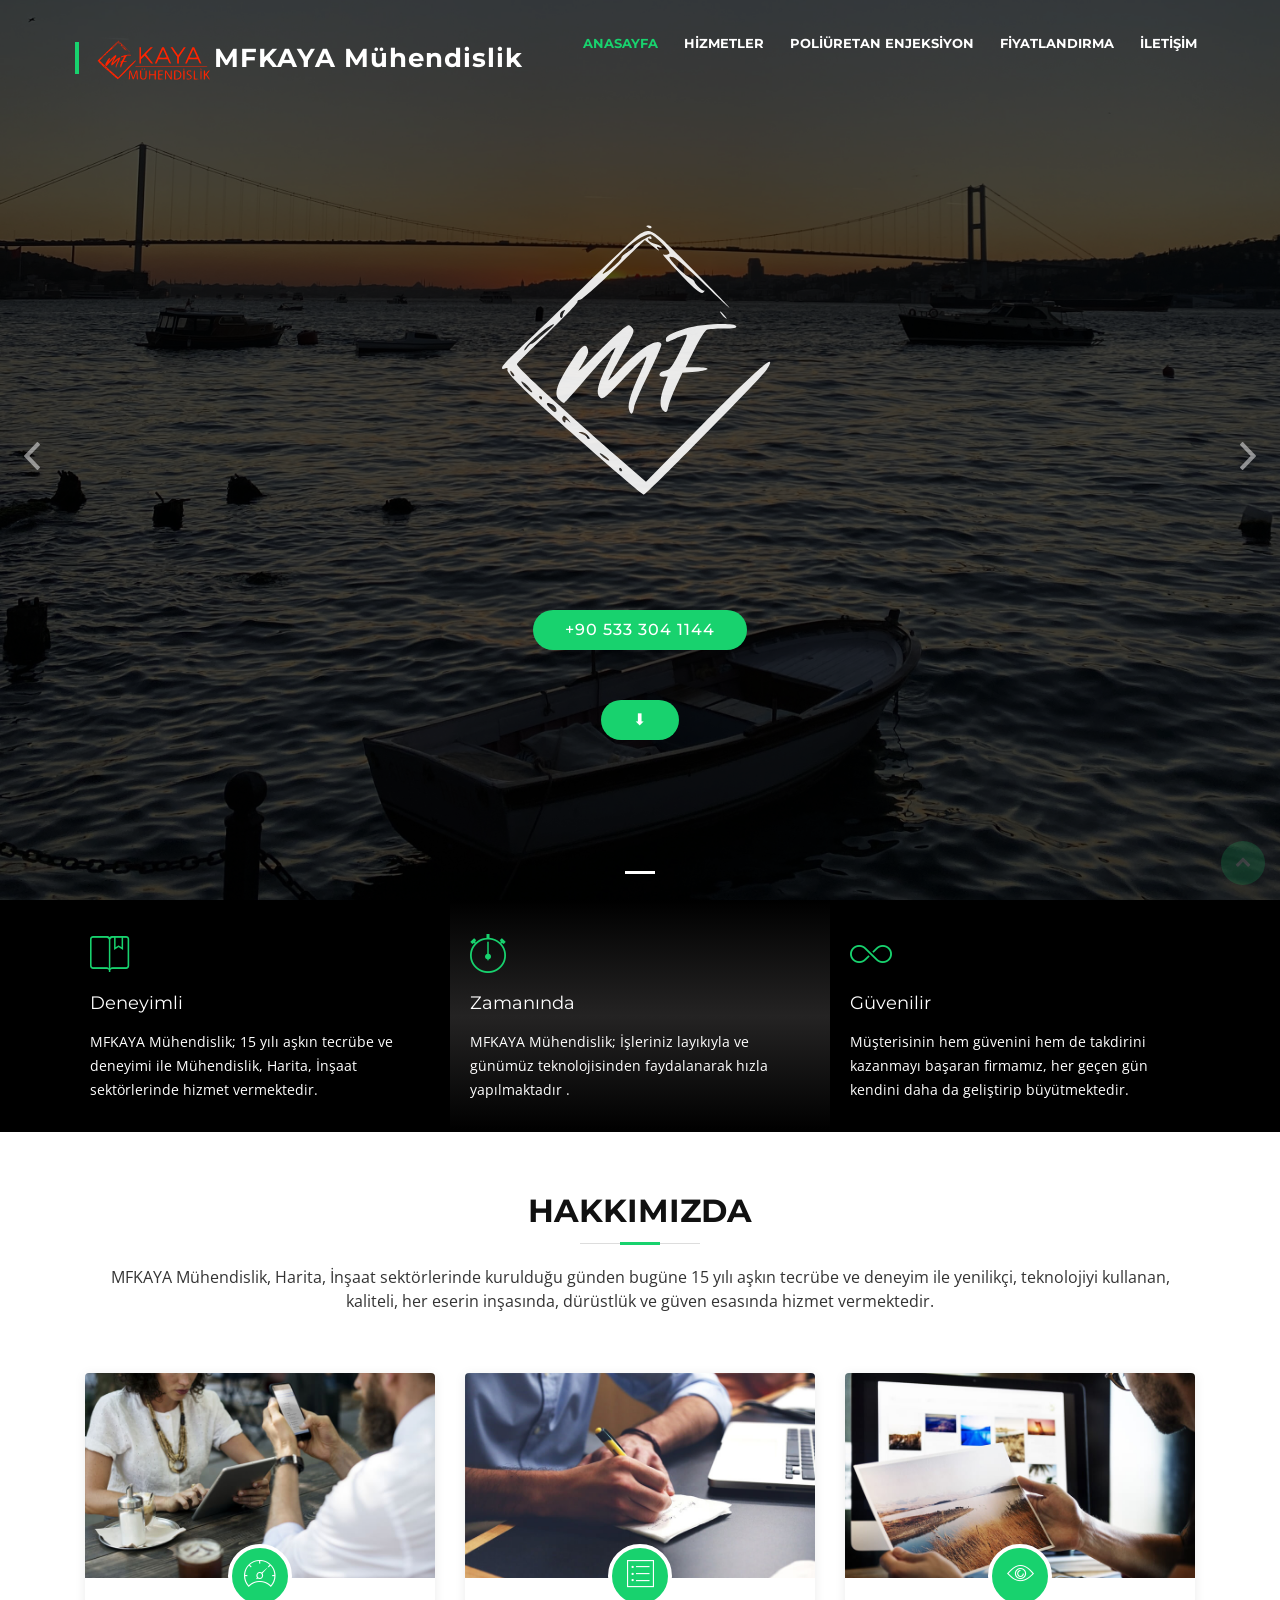
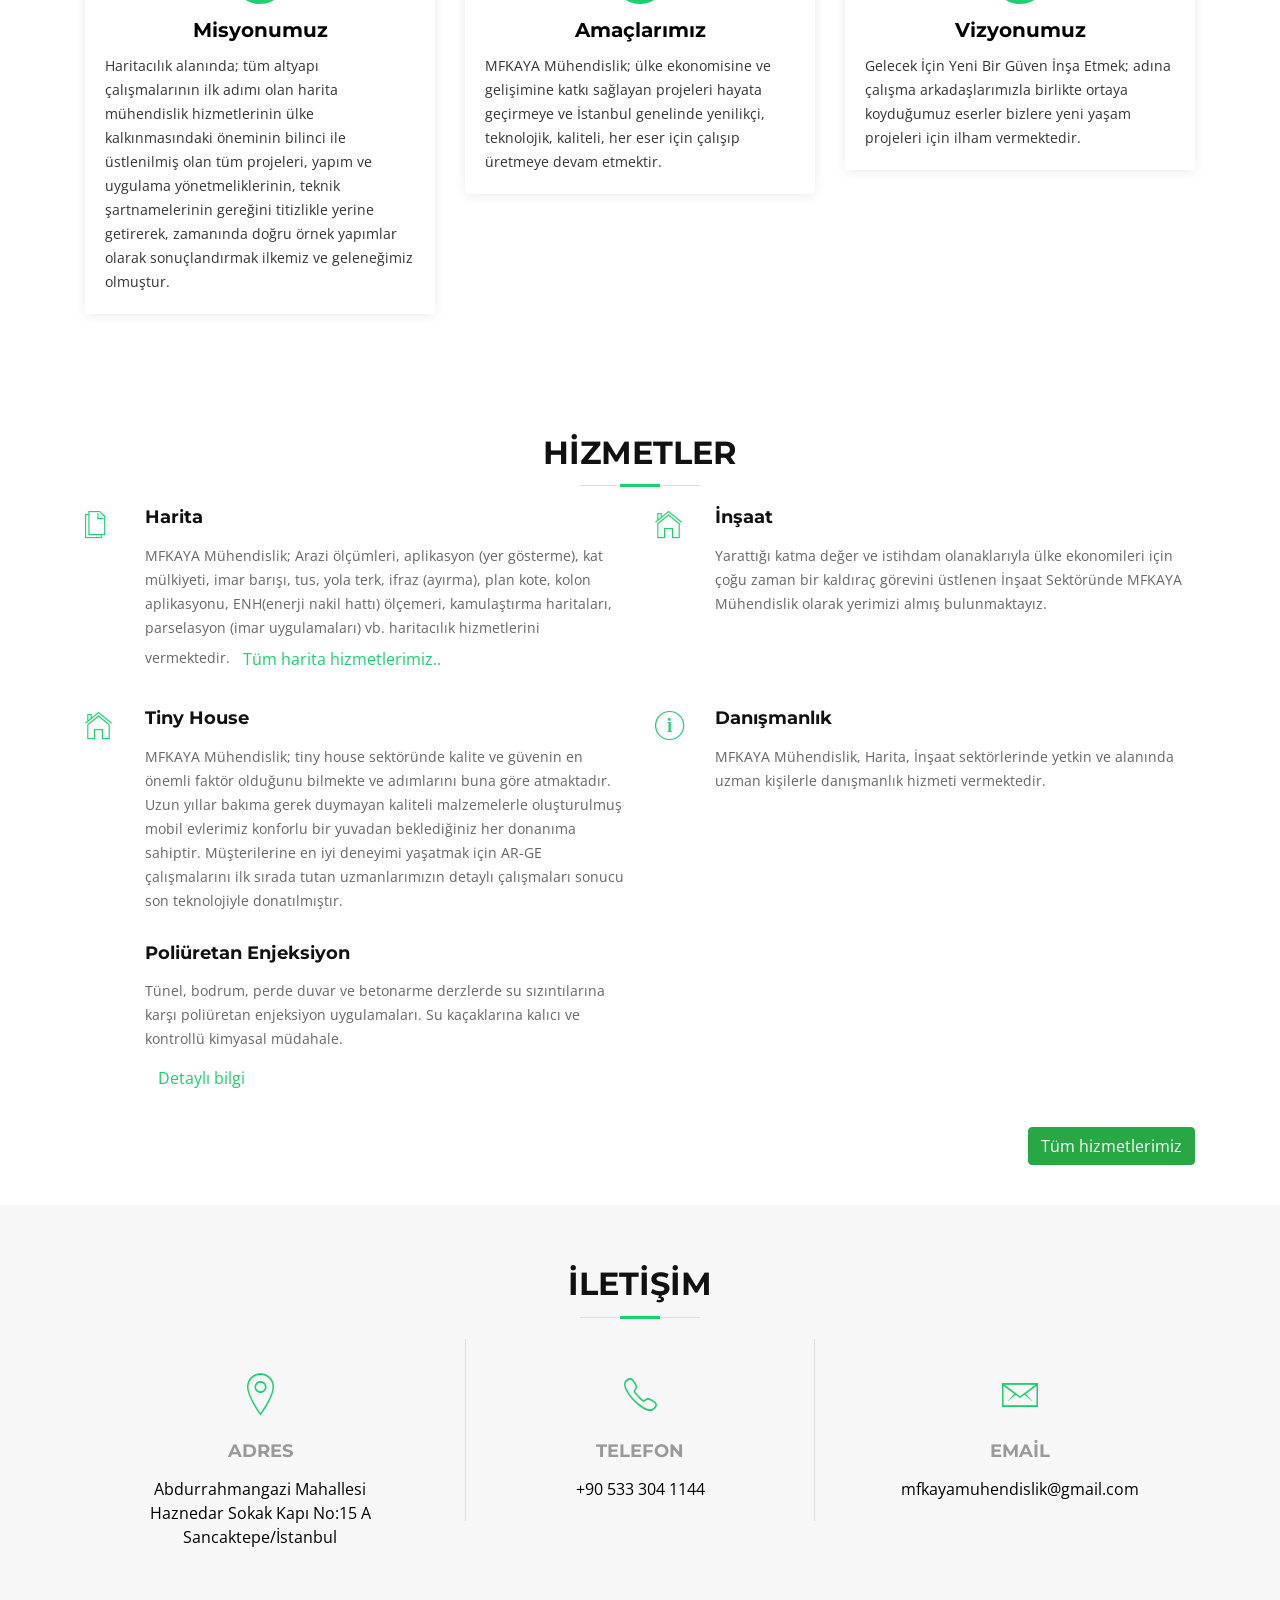
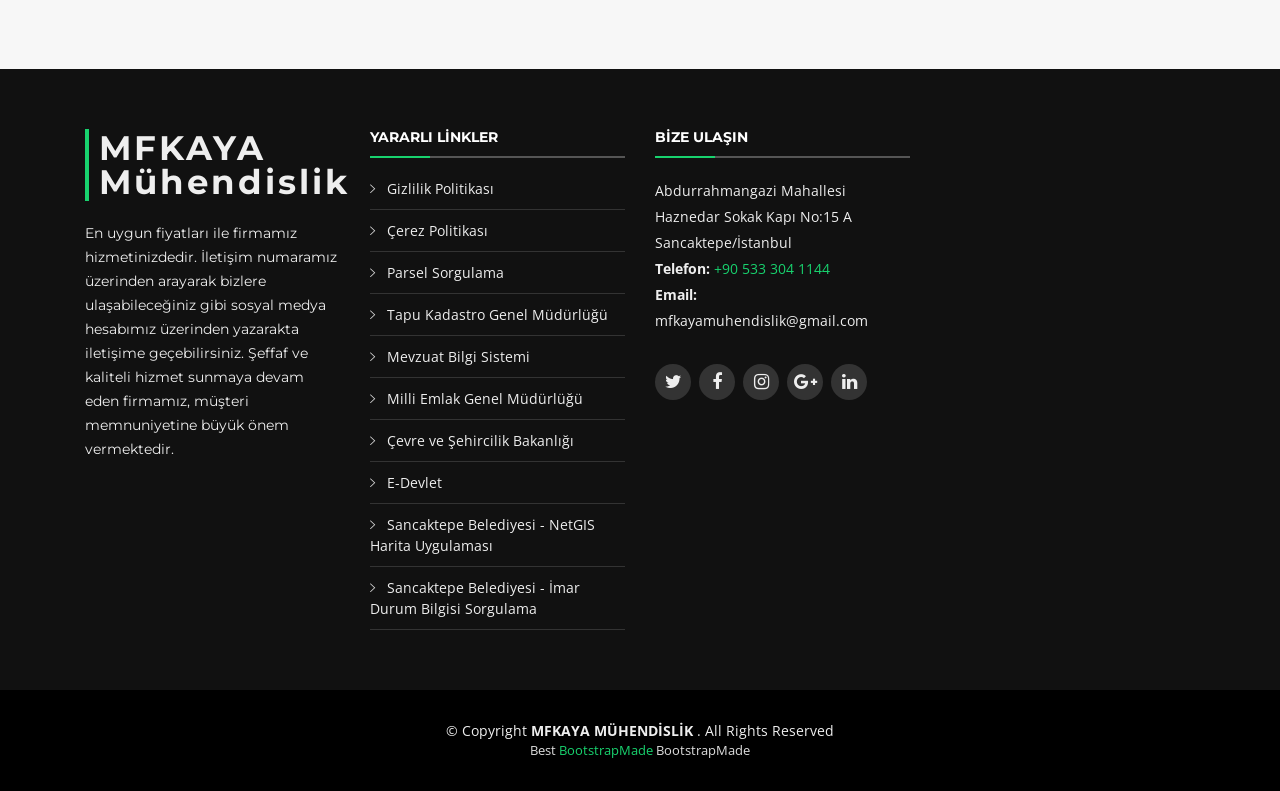
<file: index.html>
<!DOCTYPE html>
<html lang="tr">

<head>
  <meta charset="utf-8">
  <!-- Google tag (gtag.js) -->
  <script async src="https://www.googletagmanager.com/gtag/js?id=G-KHQ69KXZ9R"></script>
  <script>
    window.dataLayer = window.dataLayer || [];
    function gtag() { dataLayer.push(arguments); }
    gtag('js', new Date());

    gtag('config', 'G-KHQ69KXZ9R');
  </script>
  <title>İnşaat ve Harita Mühendisliği - MFKAYA Mühendislik Harita Kadastro - Sancaktepe İstanbul</title>

  <meta content="width=device-width, initial-scale=1.0" name="viewport">
  <meta
    content="MFKAYA Mühendislik,Sancaktepe,Aplikayson, Yola Terk Ayırma(İfraz), Yoldan İhdas Kamulaştırma, Parselasyon(İmar Uygulamaları), Sınırlandırma Haritaları, Her Türlü Arazi Ölçümleri, İmar Barışı, İnşaat, Taahhüt Danışmanlık, Tiny House,"
    name="keywords">
  <meta
    content="MFKAYA Mühendislik olarak Arazi ölçümleri, aplikasyon (yer gösterme), kat mülkiyeti, imar barışı, tus, yola terk, ifraz (ayırma), plan kote, kolon aplikasyonu, ENH(enerji nakil hattı) ölçemeri, kamulaştırma haritaları, parselasyon (imar uygulamaları), İnşaat, taahhüt, tiny house imalat ve satış, danışmanlık hizmetleri verilmektedir."
    name="description">

  <meta http-equiv="Content-Type" content="text/html; charset=utf-8" />
  <link rel="canonical" href="https://www.mfkayamuhendislik.com/" />
  <!-- Favicons -->
  <link href="img/logo.png" rel="icon">
  <link href="img/logo.svg" rel="apple-touch-icon">

  <!-- Google Fonts -->
  <link href="https://fonts.googleapis.com/css?family=Open+Sans:300,300i,400,400i,700,700i|Montserrat:300,400,500,700"
    rel="stylesheet">

  <!-- Bootstrap CSS File -->
  <link href="lib/bootstrap/css/bootstrap.min.css" rel="stylesheet">

  <!-- Libraries CSS Files -->
  <link href="lib/font-awesome/css/font-awesome.min.css" rel="stylesheet">
  <link href="lib/animate/animate.min.css" rel="stylesheet">
  <link href="lib/ionicons/css/ionicons.min.css" rel="stylesheet">
  <link href="lib/owlcarousel/assets/owl.carousel.min.css" rel="stylesheet">
  <link href="lib/lightbox/css/lightbox.min.css" rel="stylesheet">

  <!-- Main Stylesheet File -->
  <link href="css/style.css" rel="stylesheet">


</head>
<script>(function(w,d,s,l,i){w[l]=w[l]||[];w[l].push({'gtm.start':
  new Date().getTime(),event:'gtm.js'});var f=d.getElementsByTagName(s)[0],
  j=d.createElement(s),dl=l!='dataLayer'?'&l='+l:'';j.async=true;j.src=
  'https://www.googletagmanager.com/gtm.js?id='+i+dl;f.parentNode.insertBefore(j,f);
  })(window,document,'script','dataLayer','GTM-5GX3RBJC');</script>
<body>

  <!--==========================
    Header<a href="#intro" class="scrollto">
  ============================-->
  <header id="header">
    <div class="container-fluid">

      <div id="logo" class="pull-left">
        <h1><a href="#intro" class="scrollto"> <img src="img/logo.svg" width="125" height="60" alt="MFKAYA Mühendislik logosu" />MFKAYA Mühendislik</a></h1>
        <!-- Uncomment below if you prefer to use an image logo -->
        <!-- <a href="#intro"><img src="img/logo.png" alt="" title="" /></a>-->
      </div>

      <nav id="nav-menu-container">
        <ul class="nav-menu">
          <li class="menu-active"><a href="#intro">Anasayfa</a></li>
        <!--   <li><a href="#about">Hakkımızda</a></li>-->
          <li><a href="services.html">HİZMETLER</a></li>
          <li><a href="poliuretan-enjeksiyon.html">POLİÜRETAN ENJEKSİYON</a></li>
          <li><a href="price.html">FİYATLANDIRMA</a></li>
          <li><a href="#contact">İLETİŞİM</a></li>
        </ul>
      </nav><!-- #nav-menu-container -->
    </div>
  </header><!-- #header -->

  <!--==========================
    Intro Section
  ============================-->
  <section id="intro">
    <div class="intro-container">
      <div id="introCarousel" class="carousel  slide carousel-fade" data-ride="carousel">

        <ol class="carousel-indicators"></ol>

        <div class="carousel-inner" role="listbox">


          <div class="carousel-item active " style="background-image: url('img/intro-carousel/2.jpg');">
            <div class="carousel-container">
              <div class="carousel-content">
                <h2><a href="#intro" class="scrollto "> <img src="img/logo-1.svg" width="1000" height="420"
                      alt="Web Sitesi Logosu"
                      style="fill:white;stroke:white ;stroke-width:5;opacity:0.9;margin-left:120px" /></h2>
                      <p><a class="btn-get-started scrollto" href="tel:+905333041144">+90 533 304 1144</a></p>
              <a href="#featured-services" class="btn-get-started scrollto">⬇
              </a>
              </div>
            </div>
          </div>

        </div>

        <a class="carousel-control-prev" href="#introCarousel" role="button" data-slide="prev">
          <span class="carousel-control-prev-icon ion-chevron-left" aria-hidden="true"></span>
          <span class="sr-only">Previous</span>
        </a>

        <a class="carousel-control-next" href="#introCarousel" role="button" data-slide="next">
          <span class="carousel-control-next-icon ion-chevron-right" aria-hidden="true"></span>
          <span class="sr-only">Next</span>
        </a>

      </div>
    </div>
  </section><!-- #intro -->

  <main id="main">

    <!--==========================
      Featured Services Section
    ============================-->
    <section id="featured-services">
      <div class="container">
        <div class="row">

          <div class="col-lg-4 box">
            <i class="ion-ios-bookmarks-outline"></i>
            <h4 class="title"><a>Deneyimli </a></h4>
            <p class="description">MFKAYA Mühendislik; 15 yılı aşkın tecrübe ve deneyimi ile Mühendislik, Harita, İnşaat
              sektörlerinde hizmet vermektedir.</p>
          </div>

          <div class="col-lg-4 box box-bg">
            <i class="ion-ios-stopwatch-outline"></i>
            <h4 class="title"><a>Zamanında</a></h4>
            <p class="description">MFKAYA Mühendislik; İşleriniz layıkıyla ve günümüz teknolojisinden faydalanarak hızla
              yapılmaktadır .</p>
          </div>

          <div class="col-lg-4 box">
            <i class="ion-ios-infinite-outline"></i>
            <h4 class="title"><a>Güvenilir</a></h4>
            <p class="description">Müşterisinin hem güvenini hem de takdirini kazanmayı başaran firmamız, her geçen gün
              kendini daha da geliştirip büyütmektedir.</p>
          </div>

        </div>
      </div>
    </section><!-- #featured-services -->

    <!--==========================
      About Us Section
    ============================-->
    <section id="about">
      <div class="container">

        <header class="section-header">
          <h3>Hakkımızda </h3>
          <p>MFKAYA Mühendislik, Harita, İnşaat sektörlerinde kurulduğu günden bugüne 15 yılı aşkın tecrübe ve deneyim
            ile yenilikçi, teknolojiyi kullanan, kaliteli, her eserin inşasında, dürüstlük ve güven esasında
            hizmet vermektedir.</p>
        </header>

        <div class="row about-cols">

          <div class="col-md-4 wow fadeInUp">
            <div class="about-col">
              <div class="img">
                <img src="img/about-mission.jpg" alt="" class="img-fluid">
                <div class="icon"><i class="ion-ios-speedometer-outline"></i></div>
              </div>
              <h2 class="title"><a href="#">Misyonumuz</a></h2>
              <p>
                Haritacılık alanında; tüm altyapı çalışmalarının ilk adımı olan harita mühendislik hizmetlerinin ülke
                kalkınmasındaki öneminin bilinci ile üstlenilmiş olan tüm projeleri, yapım ve uygulama
                yönetmeliklerinin, teknik şartnamelerinin gereğini titizlikle yerine getirerek, zamanında doğru örnek
                yapımlar olarak sonuçlandırmak ilkemiz ve geleneğimiz olmuştur.
              </p>
            </div>
          </div>

          <div class="col-md-4 wow fadeInUp" data-wow-delay="0.1s">
            <div class="about-col">
              <div class="img">
                <img src="img/about-plan.jpg" alt="" class="img-fluid">
                <div class="icon"><i class="ion-ios-list-outline"></i></div>
              </div>
              <h2 class="title"><a href="#">Amaçlarımız</a></h2>
              <p>
                MFKAYA Mühendislik; ülke ekonomisine ve gelişimine katkı sağlayan projeleri hayata geçirmeye ve İstanbul
                genelinde yenilikçi, teknolojik, kaliteli, her eser için çalışıp üretmeye devam
                etmektir.
              </p>
            </div>
          </div>

          <div class="col-md-4 wow fadeInUp" data-wow-delay="0.2s">
            <div class="about-col">
              <div class="img">
                <img src="img/about-vision.jpg" alt="" class="img-fluid">
                <div class="icon"><i class="ion-ios-eye-outline"></i></div>
              </div>
              <h2 class="title"><a href="#">Vizyonumuz</a></h2>
              <p>
                Gelecek İçin Yeni Bir Güven İnşa Etmek; adına çalışma arkadaşlarımızla birlikte ortaya koyduğumuz
                eserler bizlere yeni yaşam projeleri için ilham vermektedir.
              </p>
            </div>
          </div>

        </div>

      </div>
    </section><!-- #about -->

    <!--==========================
      Services Section
    ============================-->
    <section id="services">
      <div class="container">
        <header class="section-header wow fadeInUp">
          <h3> HİZMETLER</h3>
        </header>
        <div class="row">
          <div class="col-lg-6 col-md-6 box wow bounceInUp" data-wow-duration="1.4s">
            <div class="icon"><i class="ion-ios-copy-outline"></i></div>
            <h4 class="title"><a href="">Harita</a></h4>
            <p class="description">MFKAYA Mühendislik;
              Arazi ölçümleri, aplikasyon (yer gösterme), kat mülkiyeti,
              imar barışı, tus, yola terk, ifraz (ayırma), plan kote, kolon aplikasyonu, ENH(enerji nakil hattı)
              ölçemeri, kamulaştırma haritaları, parselasyon (imar uygulamaları) vb. haritacılık hizmetlerini
              vermektedir.<a href="services.html" class="btn btn-get-started ">Tüm harita hizmetlerimiz..</a>
            </p>
          </div>
          <div class="col-lg-6 col-md-6 box wow bounceInUp" data-wow-delay="0.1s" data-wow-duration="1.4s">
            <div class="icon"><i class="ion-ios-home-outline"></i></div>
            <h4 class="title"><a href="">İnşaat</a></h4>
            <p class="description">Yarattığı katma değer ve istihdam olanaklarıyla ülke ekonomileri için çoğu zaman bir
              kaldıraç görevini üstlenen İnşaat Sektöründe MFKAYA Mühendislik olarak yerimizi almış bulunmaktayız. </p>
          </div>
          <div class="col-lg-6 col-md-6 box wow bounceInUp" data-wow-duration="1.4s">
            <div class="icon"><i class="ion-ios-home-outline"></i></div>
            <h4 class="title"><a href="">Tiny House </a></h4>
            <p class="description">MFKAYA Mühendislik; tiny house sektöründe kalite ve güvenin en önemli faktör olduğunu
              bilmekte ve
              adımlarını buna göre atmaktadır. Uzun yıllar bakıma gerek duymayan kaliteli malzemelerle oluşturulmuş
              mobil evlerimiz konforlu bir yuvadan beklediğiniz her donanıma sahiptir. Müşterilerine en iyi deneyimi
              yaşatmak için AR-GE çalışmalarını ilk sırada tutan uzmanlarımızın detaylı çalışmaları sonucu son
              teknolojiyle donatılmıştır. </p>
          </div>
          <div class="col-lg-6 col-md-6 box wow bounceInUp" data-wow-duration="1.4s">
            <div class="icon"><i class="ion-ios-information-outline"></i></div>
            <h4 class="title"><a href="">Danışmanlık </a></h4>
            <p class="description">MFKAYA Mühendislik, Harita, İnşaat sektörlerinde yetkin ve
              alanında uzman kişilerle danışmanlık hizmeti vermektedir.</p>
          </div>
          <!-- Poliüretan Enjeksiyon Hizmeti -->
          <div class="col-lg-6 col-md-6 box wow bounceInUp" data-wow-delay="0.2s" data-wow-duration="1.4s">
            <div class="icon"><i class="ion-ios-water-outline"></i></div>
            <h4 class="title"><a href="poliuretan-enjeksiyon.html">Poliüretan Enjeksiyon</a></h4>
            <p class="description">
              Tünel, bodrum, perde duvar ve betonarme derzlerde su sızıntılarına karşı poliüretan enjeksiyon uygulamaları. Su kaçaklarına kalıcı ve kontrollü kimyasal müdahale.<br>
              <a href="poliuretan-enjeksiyon.html" class="btn btn-get-started mt-2">Detaylı bilgi</a>
            </p>
          </div>
        </div>
        <div class="text-right">
          <a href="services.html" class="btn btn-success ">Tüm hizmetlerimiz</a>
        </div>
      </div>
    </section><!-- #services -->






    <!--==========================
      Contact Section
    ============================-->
    <section id="contact" class="section-bg wow fadeInUp">
      <div class="container">

        <div class="section-header">
          <h3>İLETİŞİM</h3>

        </div>

        <div class="row contact-info">

          <div class="col-md-4">
            <div class="contact-address">
              <i class="ion-ios-location-outline"></i>
              <h3>Adres</h3>
              <address> Abdurrahmangazi Mahallesi <br>
                Haznedar Sokak Kapı No:15 A<br>
                Sancaktepe/İstanbul<br></address>
            </div>
          </div>

          <div class="col-md-4">
            <div class="contact-phone">
              <i class="ion-ios-telephone-outline"></i>
              <h3>Telefon</h3>
              <p><a href="tel:+905333041144">+90 533 304 1144</a></p>
            </div>
          </div>

          <div class="col-md-4">
            <div class="contact-email">
              <i class="ion-ios-email-outline"></i>
              <h3>Email</h3>
              <p><a href="mailto:mfkayamuhendislik@gmail.com">mfkayamuhendislik@gmail.com</a></p>
            </div>
          </div>

        </div>


      </div>
    </section><!-- #contact -->

  </main>

  <!--==========================
    Footer
  ============================-->
  <footer id="footer">
    <div class="footer-top">
      <div class="container">
        <div class="row">

          <div class="col-lg-3 col-md-6 footer-info">

            <!-- <img src="img/logo.svg" width="250" height="250" alt="Web Sitesi Logosu"  style="fill:red;stroke:black;stroke-width:5;opacity:0.5" /> -->
            <h3>MFKAYA Mühendislik</h3>
            <p>En uygun fiyatları ile firmamız hizmetinizdedir. İletişim numaramız üzerinden arayarak bizlere
              ulaşabileceğiniz gibi sosyal medya hesabımız üzerinden yazarakta iletişime geçebilirsiniz.
              Şeffaf ve kaliteli hizmet sunmaya devam eden firmamız, müşteri memnuniyetine büyük önem vermektedir.</p>
          </div>

          <div class="col-lg-3 col-md-6 footer-links">
            <h4>YARARLI LİNKLER</h4>
            <ul>
              <li><i class="ion-ios-arrow-right"></i> <a href="privacy-policy.html">Gizlilik Politikası</a>
              </li>
              <li><i class="ion-ios-arrow-right"></i> <a href="cookie-policy.html">Çerez Politikası</a>
              </li>
              <li><i class="ion-ios-arrow-right"></i> <a href="https://parselsorgu.tkgm.gov.tr/">Parsel Sorgulama</a>
              </li>
              <li><i class="ion-ios-arrow-right"></i> <a href="https://www.tkgm.gov.tr/">Tapu Kadastro Genel
                  Müdürlüğü</a></li>
              <li><i class="ion-ios-arrow-right"></i> <a href="https://www.mevzuat.gov.tr/">Mevzuat Bilgi Sistemi</a>
              </li>
              <li><i class="ion-ios-arrow-right"></i> <a href="http://www.milliemlak.gov.tr/#/">Milli Emlak Genel
                  Müdürlüğü</a></li>
              <li><i class="ion-ios-arrow-right"></i> <a href="https://www.csb.gov.tr/">Çevre ve Şehircilik
                  Bakanlığı</a></li>
              <li><i class="ion-ios-arrow-right"></i> <a href="https://www.turkiye.gov.tr/">E-Devlet</a></li>
              <li><i class="ion-ios-arrow-right"></i> <a href="https://webgis.sancaktepe.bel.tr/keos/">Sancaktepe
                  Belediyesi - NetGIS Harita Uygulaması</a></li>
              <li><i class="ion-ios-arrow-right"></i> <a
                  href="https://www.turkiye.gov.tr/sancaktepe-belediyesi-imar-durum-sorgulama">Sancaktepe Belediyesi -
                  İmar Durum Bilgisi Sorgulama</a></li>
            </ul>
          </div>

          <div class="col-lg-3 col-md-6 footer-contact">
            <h4>BİZE ULAŞIN</h4>
            <p>
              Abdurrahmangazi Mahallesi <br>
              Haznedar Sokak Kapı No:15 A<br>
              Sancaktepe/İstanbul<br>
              <strong>Telefon:</strong> <a href="tel:+905333041144">+90 533 304 1144</a><br>
              <strong>Email:</strong> mfkayamuhendislik@gmail.com<br>
            </p>

            <div class="social-links">
              <a href="#" class="twitter"><i class="fa fa-twitter"></i></a>
              <a href="#" class="facebook"><i class="fa fa-facebook"></i></a>
              <a href="#" class="instagram"><i class="fa fa-instagram"></i></a>
              <a href="#" class="google-plus"><i class="fa fa-google-plus"></i></a>
              <a href="#" class="linkedin"><i class="fa fa-linkedin"></i></a>
            </div>

          </div>
          <div class="col-lg-3 col-md-3 footer-contact">
            <iframe title="mfkayamuhendislik"
              src="https://www.google.com/maps/embed?pb=!1m26!1m12!1m3!1d248.2269906940176!2d29.232302531509802!3d41.00185505545414!2m3!1f0!2f0!3f0!3m2!1i1024!2i768!4f13.1!4m11!3e2!4m3!3m2!1d41.001826!2d29.232297799999998!4m5!1s0x14cad1d5f4e94ceb%3A0xd3f8b903aca41d51!2sHaznedar%20Sk%2015%2C%20Abdurrahmangazi%2C%2034887%20Sancaktepe%2F%C4%B0stanbul!3m2!1d41.0018181!2d29.232271299999997!5e1!3m2!1str!2str!4v1675096121152!5m2!1str!2str"
              width="400" height="270" style="border:0;" allowfullscreen="" loading="lazy"
              referrerpolicy="no-referrer-when-downgrade"></iframe>
          </div>
        </div>
      </div>
    </div>

    <div class="container">
      <div class="copyright">
        &copy; Copyright <strong>MFKAYA MÜHENDİSLİK </strong>. All Rights Reserved
      </div>
      <div class="credits">
        <!--
          All the links in the footer should remain intact.
          You can delete the links only if you purchased the pro version.
          Licensing information: https://bootstrapmade.com/license/
          Purchase the pro version with working PHP/AJAX contact form: https://bootstrapmade.com/buy/?theme=BizPage
        -->
        Best <a href="https://bootstrapmade.com/">BootstrapMade</a> BootstrapMade
      </div>
    </div>
  </footer><!-- #footer -->

  <a href="#" class="back-to-top"><i class="fa fa-chevron-up"></i></a>

  <!-- JavaScript Libraries -->
  <script src="lib/jquery/jquery.min.js"></script>
  <script src="lib/jquery/jquery-migrate.min.js"></script>
  <script src="lib/bootstrap/js/bootstrap.bundle.min.js"></script>
  <script src="lib/easing/easing.min.js"></script>
  <script src="lib/superfish/hoverIntent.js"></script>
  <script src="lib/superfish/superfish.min.js"></script>
  <script src="lib/wow/wow.min.js"></script>
  <script src="lib/waypoints/waypoints.min.js"></script>
  <script src="lib/counterup/counterup.min.js"></script>
  <script src="lib/owlcarousel/owl.carousel.min.js"></script>
  <script src="lib/isotope/isotope.pkgd.min.js"></script>
  <script src="lib/lightbox/js/lightbox.min.js"></script>
  <script src="lib/touchSwipe/jquery.touchSwipe.min.js"></script>


  <!-- Template Main Javascript File -->
  <script src="js/main.js"></script>

</body>
<noscript><iframe src="https://www.googletagmanager.com/ns.html?id=GTM-5GX3RBJC"
  height="0" width="0" style="display:none;visibility:hidden"></iframe></noscript>
</html>
</file>
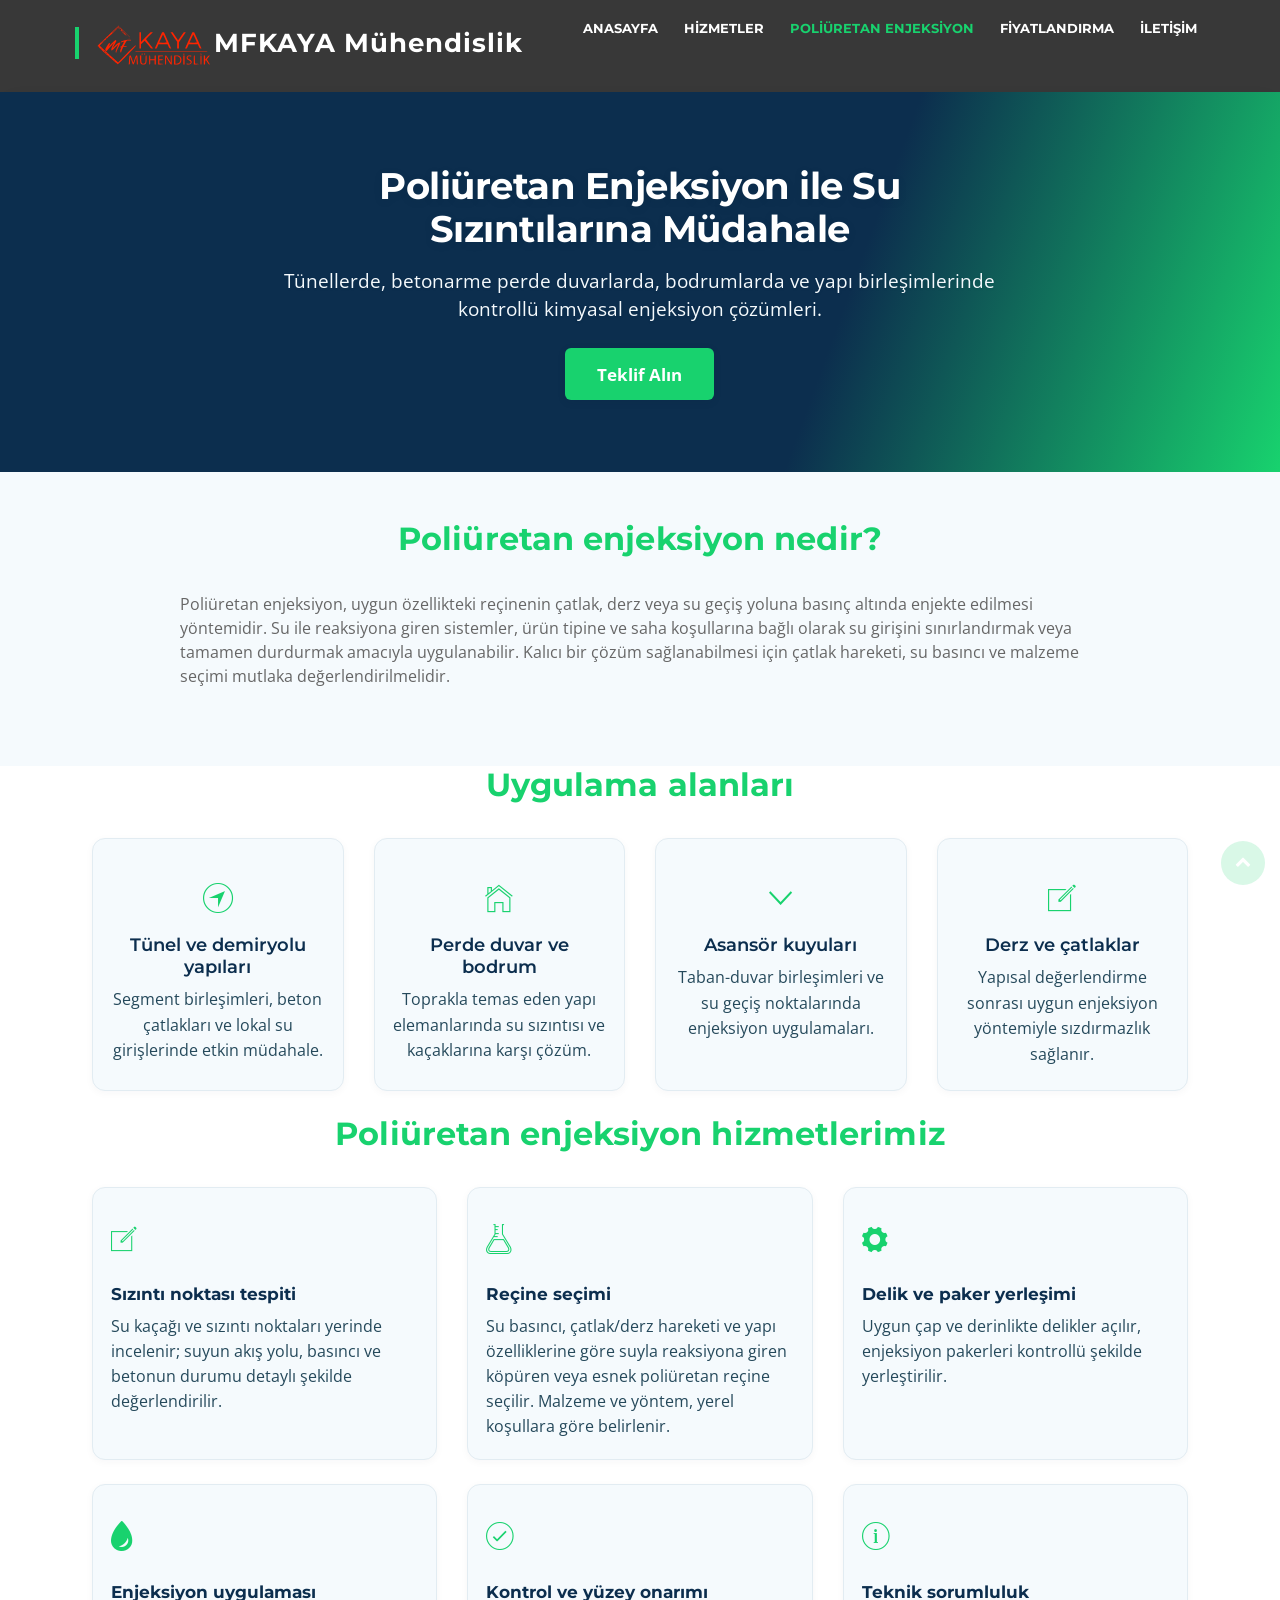
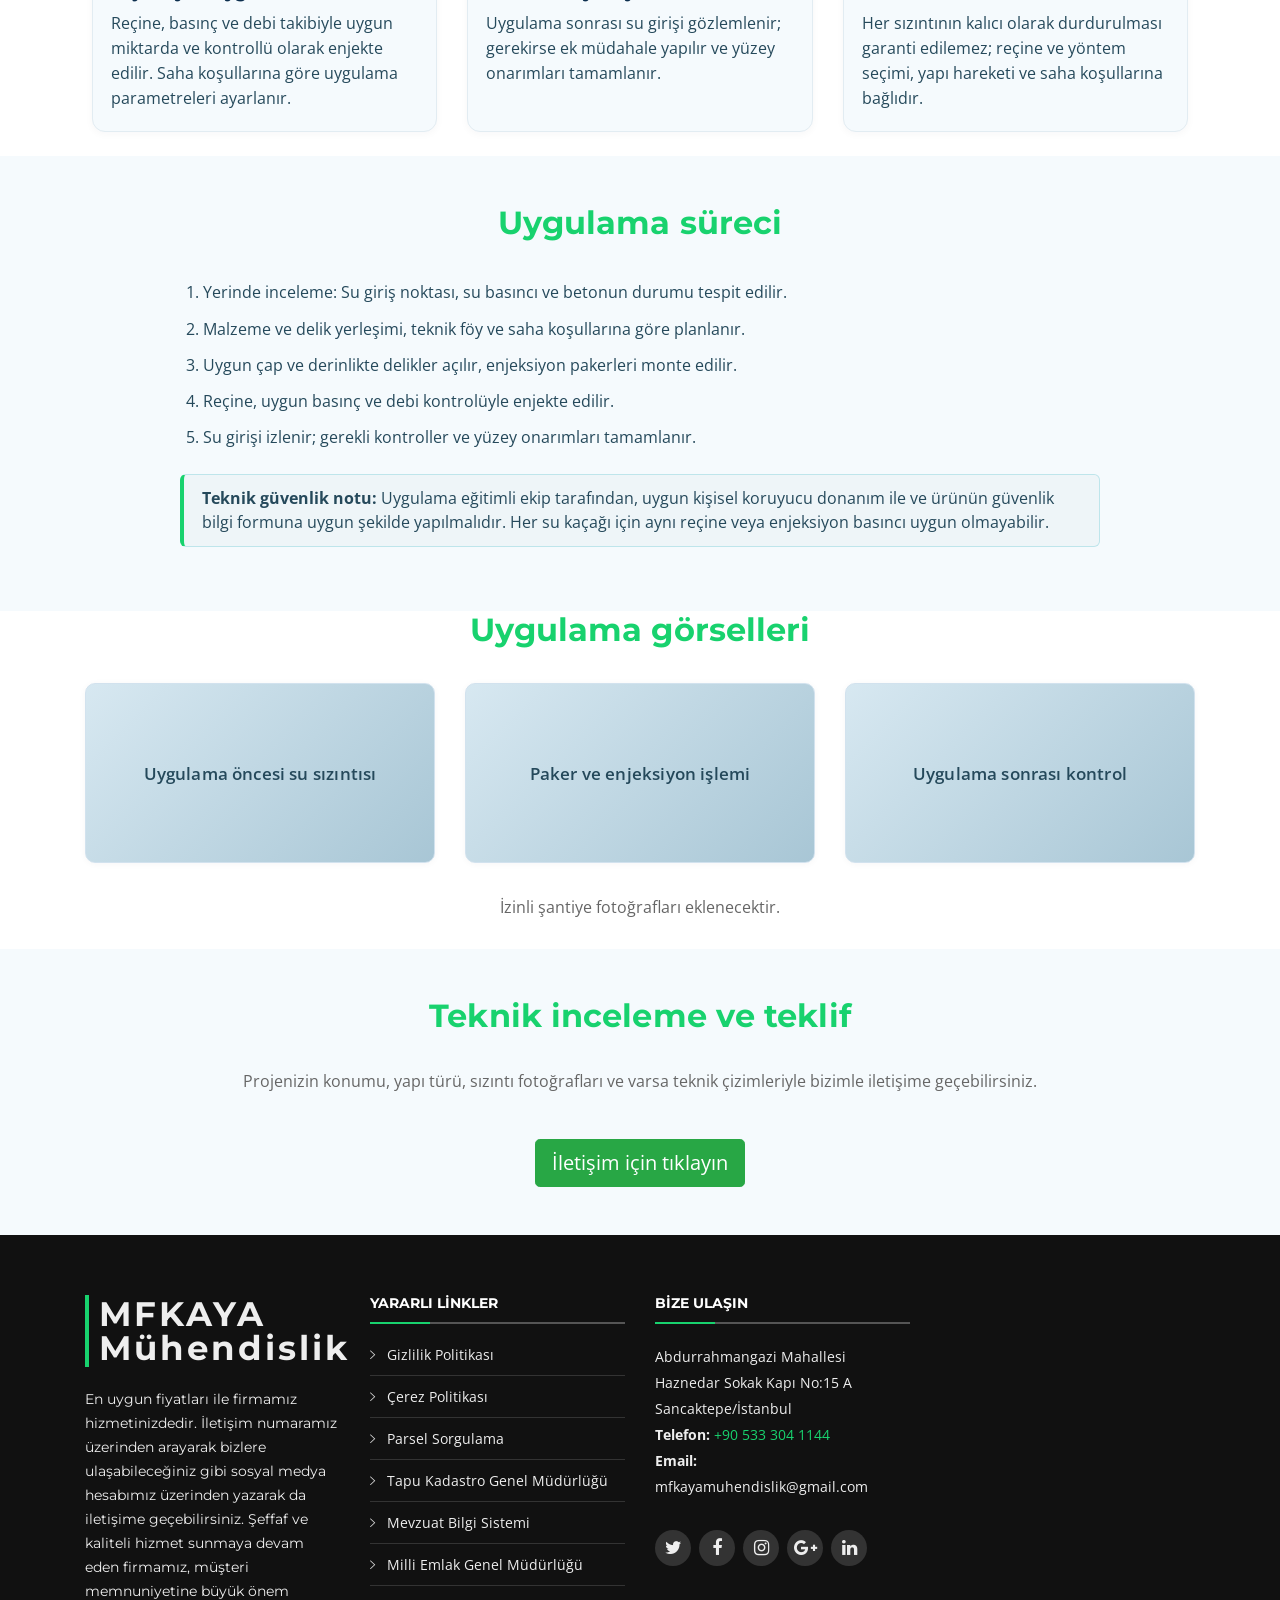
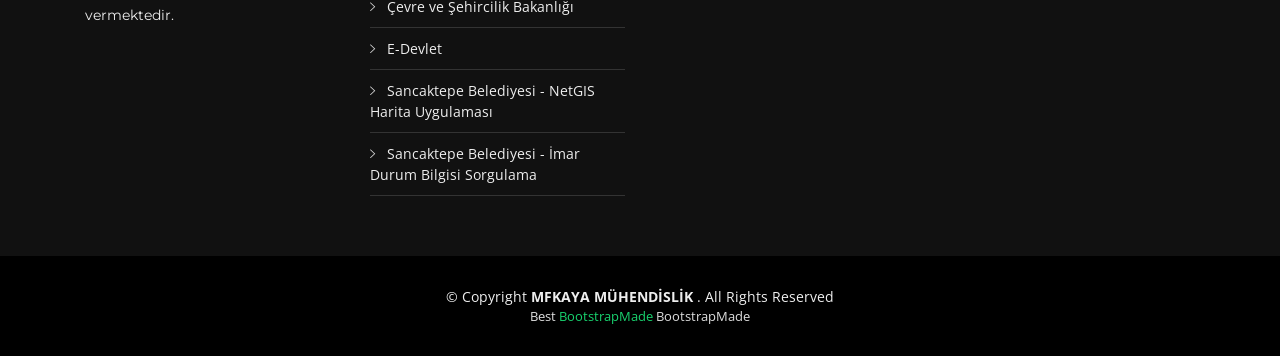
<file: poliuretan-enjeksiyon.html>
<!DOCTYPE html>
<html lang="tr">
<head>
  <meta charset="utf-8">
  <meta name="viewport" content="width=device-width, initial-scale=1.0">
  <title>Poliüretan Enjeksiyon ve Su Kaçağı Müdahalesi | MFKAYA Mühendislik</title>
  <meta name="description" content="Tünel, perde duvar, bodrum ve betonarme yapı birleşimlerinde poliüretan enjeksiyon ile su sızıntısı müdahalesi. Kontrollü kimyasal enjeksiyon çözümleri, uygulama alanları, teknik süreç ve teklif için MFKAYA Mühendislik.">
  <link rel="canonical" href="https://www.mfkayamuhendislik.com/poliuretan-enjeksiyon.html" />
  <!-- Favicons -->
  <link href="img/logo.png" rel="icon">
  <link href="img/logo.svg" rel="apple-touch-icon">
  <!-- Google Fonts -->
  <link href="https://fonts.googleapis.com/css?family=Open+Sans:300,300i,400,400i,700,700i|Montserrat:300,400,500,700" rel="stylesheet">
  <!-- Bootstrap CSS File -->
  <link href="lib/bootstrap/css/bootstrap.min.css" rel="stylesheet">
  <!-- Libraries CSS Files -->
  <link href="lib/font-awesome/css/font-awesome.min.css" rel="stylesheet">
  <link href="lib/animate/animate.min.css" rel="stylesheet">
  <link href="lib/ionicons/css/ionicons.min.css" rel="stylesheet">
  <link href="lib/owlcarousel/assets/owl.carousel.min.css" rel="stylesheet">
  <link href="lib/lightbox/css/lightbox.min.css" rel="stylesheet">
  <!-- Main Stylesheet File -->
  <link href="css/style.css" rel="stylesheet">
  <!-- Google tag (gtag.js) -->
  <script async src="https://www.googletagmanager.com/gtag/js?id=G-KHQ69KXZ9R"></script>
  <script>
    window.dataLayer = window.dataLayer || [];
    function gtag() { dataLayer.push(arguments); }
    gtag('js', new Date());
    gtag('config', 'G-KHQ69KXZ9R');
  </script>
</head>
<body class="poliuretan-page">
  <!--==========================
    Header
  ============================-->
  <header id="header">
    <div class="container-fluid">
      <div id="logo" class="pull-left">
        <h1><a href="index.html" class="scrollto"><img src="img/logo.svg" width="125" height="60" alt="MFKAYA Mühendislik logosu" />MFKAYA Mühendislik</a></h1>
      </div>
      <nav id="nav-menu-container">
        <ul class="nav-menu">
          <li><a href="index.html#intro">Anasayfa</a></li>
          <li><a href="services.html">HİZMETLER</a></li>
          <li class="menu-active"><a href="poliuretan-enjeksiyon.html">POLİÜRETAN ENJEKSİYON</a></li>
          <li><a href="price.html">FİYATLANDIRMA</a></li>
          <li><a href="index.html#contact">İLETİŞİM</a></li>
        </ul>
      </nav>
    </div>
    <style>
    </style>
  </header>

  <main id="main" style="padding-top: 92px;">
    <!--==========================
      Hero Section
    ============================-->
    <section id="hero" class="poliuretan-hero wow fadeIn">
      <div class="hero-container">
        <div class="row align-items-center">
          <div class="col-lg-8 mx-auto text-center">
            <h1 class="display-4 mb-3">Poliüretan Enjeksiyon ile Su Sızıntılarına Müdahale</h1>
            <p class="lead mb-4">Tünellerde, betonarme perde duvarlarda, bodrumlarda ve yapı birleşimlerinde kontrollü kimyasal enjeksiyon çözümleri.</p>
            <a href="#teklif" class="btn-get-started scrollto">Teklif Alın</a>
          </div>
        </div>
      </div>
      <style>
      /* Poliüretan Hero Section Styles - Scoped */
      .poliuretan-hero {
        background: linear-gradient(110deg,#0c2e4e 65%,#18d26e 100%);
        color: #fff;
        padding-top: 72px;
        padding-bottom: 72px;
        box-shadow: 0 2px 24px rgba(16,37,58,0.06);
      }
      .poliuretan-hero .hero-container {
        max-width: 1120px;
        margin: 0 auto;
        padding: 0 16px;
      }
      .poliuretan-hero h1,
      .poliuretan-hero .display-4 {
        color: #fff;
        font-size: 2.3rem;
        font-weight: 700;
        line-height: 1.18;
        margin-bottom: 0.8em;
        letter-spacing: -0.5px;
        text-shadow: 0 2px 8px rgba(16,37,58,0.10);
      }
      .poliuretan-hero p,
      .poliuretan-hero .lead {
        color: #f5fafd;
        font-size: 1.19rem;
        font-weight: 400;
        margin-bottom: 2em;
        text-shadow: 0 1px 3px rgba(16,37,58,0.10);
      }
      .poliuretan-hero .btn-get-started {
        background: #18d26e;
        color: #fff;
        font-weight: 700;
        border-radius: 6px;
        padding: 13px 32px;
        font-size: 1.09rem;
        text-decoration: none;
        box-shadow: 0 2px 8px rgba(16,37,58,0.09);
        border: none;
        transition: background 0.18s, color 0.18s;
        display: inline-block;
      }
      .poliuretan-hero .btn-get-started:hover {
        background: #ffd77a;
        color: #0c2e4e;
      }
      @media (max-width: 991px) {
        .poliuretan-hero {
          padding-top: 64px;
          padding-bottom: 64px;
        }
        .poliuretan-hero .hero-container {
          padding: 0 8px;
        }
        .poliuretan-hero h1,
        .poliuretan-hero .display-4 {
          font-size: 2rem;
        }
      }
      @media (max-width: 575px) {
        .poliuretan-hero {
          padding-top: 48px;
          padding-bottom: 48px;
        }
        .poliuretan-hero h1,
        .poliuretan-hero .display-4 {
          font-size: 1.34rem;
        }
        .poliuretan-hero .lead {
          font-size: 1rem;
        }
        .poliuretan-hero .btn-get-started {
          padding: 10px 18px;
          font-size: 0.97rem;
        }
      }
      </style>
    </section>

    <!--==========================
      Poliüretan Enjeksiyon Nedir
    ============================-->
    <section class="section-bg poliuretan-section-bg">
      <div class="container">
        <header class="section-header poliuretan-section-header">
          <h2>Poliüretan enjeksiyon nedir?</h2>
        </header>
        <div class="row">
          <div class="col-lg-10 mx-auto">
            <p>
              Poliüretan enjeksiyon, uygun özellikteki reçinenin çatlak, derz veya su geçiş yoluna basınç altında enjekte edilmesi yöntemidir. Su ile reaksiyona giren sistemler, ürün tipine ve saha koşullarına bağlı olarak su girişini sınırlandırmak veya tamamen durdurmak amacıyla uygulanabilir. Kalıcı bir çözüm sağlanabilmesi için çatlak hareketi, su basıncı ve malzeme seçimi mutlaka değerlendirilmelidir.
            </p>
          </div>
        </div>
      </div>
    </section>

    <!--==========================
      Uygulama Alanları
    ============================-->
    <section>
      <div class="container">
        <header class="section-header poliuretan-section-header">
          <h2>Uygulama alanları</h2>
        </header>
        <div class="row poliuretan-cards-row">
          <div class="col-lg-3 col-md-6 mb-4">
            <div class="card poliuretan-app-card h-100 text-center">
              <div class="icon mb-2"><i class="ion-ios-navigate-outline"></i></div>
              <h4 class="title">Tünel ve demiryolu yapıları</h4>
              <p class="description">Segment birleşimleri, beton çatlakları ve lokal su girişlerinde etkin müdahale.</p>
            </div>
          </div>
          <div class="col-lg-3 col-md-6 mb-4">
            <div class="card poliuretan-app-card h-100 text-center">
              <div class="icon mb-2"><i class="ion-ios-home-outline"></i></div>
              <h4 class="title">Perde duvar ve bodrum</h4>
              <p class="description">Toprakla temas eden yapı elemanlarında su sızıntısı ve kaçaklarına karşı çözüm.</p>
            </div>
          </div>
          <div class="col-lg-3 col-md-6 mb-4">
            <div class="card poliuretan-app-card h-100 text-center">
              <div class="icon mb-2"><i class="ion-ios-arrow-down"></i></div>
              <h4 class="title">Asansör kuyuları</h4>
              <p class="description">Taban-duvar birleşimleri ve su geçiş noktalarında enjeksiyon uygulamaları.</p>
            </div>
          </div>
          <div class="col-lg-3 col-md-6 mb-4">
            <div class="card poliuretan-app-card h-100 text-center">
              <div class="icon mb-2"><i class="ion-ios-compose-outline"></i></div>
              <h4 class="title">Derz ve çatlaklar</h4>
              <p class="description">Yapısal değerlendirme sonrası uygun enjeksiyon yöntemiyle sızdırmazlık sağlanır.</p>
            </div>
          </div>
        </div>
      </div>
      <style>
      /* Poliüretan Uygulama Alanları Card Styles - Scoped */
      .poliuretan-cards-row {
        margin-left: -8px;
        margin-right: -8px;
      }
      .poliuretan-app-card {
        background: #f5fafd;
        border-radius: 13px;
        border: 1px solid #e2ecf2;
        box-shadow: 0 2px 9px rgba(16,37,58,0.035);
        padding: 32px 18px 22px 18px;
        min-height: 100%;
        display: flex;
        flex-direction: column;
        align-items: center;
        transition: box-shadow 0.18s;
      }
      .poliuretan-app-card .icon {
        font-size: 2.3rem;
        color: #18d26e;
        margin-bottom: 0.6em;
        display: flex;
        align-items: center;
        justify-content: center;
      }
      .poliuretan-app-card .icon i {
        font-size: 2.3rem;
        color: #18d26e;
        stroke-width: 2px;
        font-weight: 600;
        vertical-align: middle;
      }
      .poliuretan-app-card .title {
        color: #0c2e4e;
        font-size: 1.14rem;
        font-weight: 600;
        margin-bottom: 0.5em;
      }
      .poliuretan-app-card .description {
        color: #25495b;
        font-size: 1rem;
        line-height: 1.6;
        margin-bottom: 0;
      }
      @media (max-width: 991px) {
        .poliuretan-cards-row .col-lg-3 {
          margin-bottom: 1.5rem;
        }
        .poliuretan-app-card {
          padding: 24px 12px 18px 12px;
        }
      }
      @media (max-width: 575px) {
        .poliuretan-app-card {
          padding: 18px 8px 12px 8px;
        }
        .poliuretan-app-card .icon i {
          font-size: 1.8rem;
        }
        .poliuretan-app-card .title {
          font-size: 1.01rem;
        }
      }
      </style>
    </section>

    <!--==========================
      Poliüretan Enjeksiyon Hizmetlerimiz
    ============================-->
    <section class="poliuretan-feature-section">
      <div class="container">
        <header class="section-header poliuretan-section-header">
          <h2>Poliüretan enjeksiyon hizmetlerimiz</h2>
        </header>
        <div class="row poliuretan-feature-row">
          <div class="col-lg-4 col-md-6 mb-4">
            <div class="poliuretan-feature-card h-100">
              <div class="feature-icon"><i class="ion-ios-compose-outline"></i></div>
              <h4>Sızıntı noktası tespiti</h4>
              <p>Su kaçağı ve sızıntı noktaları yerinde incelenir; suyun akış yolu, basıncı ve betonun durumu detaylı şekilde değerlendirilir.</p>
            </div>
          </div>
          <div class="col-lg-4 col-md-6 mb-4">
            <div class="poliuretan-feature-card h-100">
              <div class="feature-icon"><i class="ion-ios-flask-outline"></i></div>
              <h4>Reçine seçimi</h4>
              <p>Su basıncı, çatlak/derz hareketi ve yapı özelliklerine göre suyla reaksiyona giren köpüren veya esnek poliüretan reçine seçilir. Malzeme ve yöntem, yerel koşullara göre belirlenir.</p>
            </div>
          </div>
          <div class="col-lg-4 col-md-6 mb-4">
            <div class="poliuretan-feature-card h-100">
              <div class="feature-icon"><i class="ion-ios-gear"></i></div>
              <h4>Delik ve paker yerleşimi</h4>
              <p>Uygun çap ve derinlikte delikler açılır, enjeksiyon pakerleri kontrollü şekilde yerleştirilir.</p>
            </div>
          </div>
          <div class="col-lg-4 col-md-6 mb-4">
            <div class="poliuretan-feature-card h-100">
              <div class="feature-icon"><i class="ion-waterdrop"></i></div>
              <h4>Enjeksiyon uygulaması</h4>
              <p>Reçine, basınç ve debi takibiyle uygun miktarda ve kontrollü olarak enjekte edilir. Saha koşullarına göre uygulama parametreleri ayarlanır.</p>
            </div>
          </div>
          <div class="col-lg-4 col-md-6 mb-4">
            <div class="poliuretan-feature-card h-100">
              <div class="feature-icon"><i class="ion-ios-checkmark-outline"></i></div>
              <h4>Kontrol ve yüzey onarımı</h4>
              <p>Uygulama sonrası su girişi gözlemlenir; gerekirse ek müdahale yapılır ve yüzey onarımları tamamlanır.</p>
            </div>
          </div>
          <div class="col-lg-4 col-md-6 mb-4">
            <div class="poliuretan-feature-card h-100">
              <div class="feature-icon"><i class="ion-ios-information-outline"></i></div>
              <h4>Teknik sorumluluk</h4>
              <p>Her sızıntının kalıcı olarak durdurulması garanti edilemez; reçine ve yöntem seçimi, yapı hareketi ve saha koşullarına bağlıdır.</p>
            </div>
          </div>
        </div>
      </div>
      <style>
      /* Poliüretan Hizmetlerimiz Feature Grid Styles - Scoped */
      .poliuretan-feature-row {
        display: flex;
        flex-wrap: wrap;
        margin-left: -8px;
        margin-right: -8px;
      }
      .poliuretan-feature-card {
        background: #f5fafd;
        border-radius: 13px;
        border: 1px solid #e2ecf2;
        box-shadow: 0 2px 9px rgba(16,37,58,0.035);
        padding: 26px 18px 20px 18px;
        min-height: 100%;
        display: flex;
        flex-direction: column;
        align-items: flex-start;
        transition: box-shadow 0.18s;
        height: 100%;
      }
      .poliuretan-feature-card .feature-icon {
        font-size: 2.1rem;
        color: #18d26e;
        margin-bottom: 0.6em;
        display: flex;
        align-items: center;
        justify-content: flex-start;
      }
      .poliuretan-feature-card .feature-icon i {
        font-size: 2.1rem;
        color: #18d26e;
        stroke-width: 2px;
        font-weight: 600;
        vertical-align: middle;
      }
      .poliuretan-feature-card h4 {
        color: #0c2e4e;
        font-size: 1.08rem;
        font-weight: 700;
        margin-bottom: 0.5em;
      }
      .poliuretan-feature-card p {
        color: #25495b;
        font-size: 0.98rem;
        line-height: 1.6;
        margin-bottom: 0;
      }
      @media (max-width: 991px) {
        .poliuretan-feature-card {
          padding: 18px 10px 13px 10px;
        }
        .poliuretan-feature-row .col-lg-4 {
          margin-bottom: 1.2rem;
        }
      }
      @media (max-width: 575px) {
        .poliuretan-feature-card {
          padding: 12px 7px 8px 7px;
        }
        .poliuretan-feature-card .feature-icon i {
          font-size: 1.5rem;
        }
        .poliuretan-feature-card h4 {
          font-size: 0.97rem;
        }
      }
      </style>
    </section>

    <!--==========================
      Uygulama Süreci
    ============================-->
    <section class="section-bg poliuretan-section-bg">
      <div class="container">
        <header class="section-header poliuretan-section-header">
          <h2>Uygulama süreci</h2>
        </header>
        <div class="row">
          <div class="col-lg-10 mx-auto">
            <ol class="poliuretan-process-list">
              <li>Yerinde inceleme: Su giriş noktası, su basıncı ve betonun durumu tespit edilir.</li>
              <li>Malzeme ve delik yerleşimi, teknik föy ve saha koşullarına göre planlanır.</li>
              <li>Uygun çap ve derinlikte delikler açılır, enjeksiyon pakerleri monte edilir.</li>
              <li>Reçine, uygun basınç ve debi kontrolüyle enjekte edilir.</li>
              <li>Su girişi izlenir; gerekli kontroller ve yüzey onarımları tamamlanır.</li>
            </ol>
            <div class="alert alert-info poliuretan-safety-note mt-4" role="alert">
              <strong>Teknik güvenlik notu:</strong> Uygulama eğitimli ekip tarafından, uygun kişisel koruyucu donanım ile ve ürünün güvenlik bilgi formuna uygun şekilde yapılmalıdır. Her su kaçağı için aynı reçine veya enjeksiyon basıncı uygun olmayabilir.
            </div>
          </div>
        </div>
      </div>
      <style>
      /* Poliüretan Uygulama Süreci Styles - Scoped */
      .poliuretan-process-list {
        color: #25495b;
        font-size: 1.03rem;
        margin-bottom: 0.5em;
        padding-left: 1.4em;
      }
      .poliuretan-process-list li {
        margin-bottom: 0.7em;
        margin-top: 0.25em;
      }
      .poliuretan-safety-note {
        background: #eef5f8;
        border-left: 4px solid #18d26e;
        color: #25495b;
        font-size: 0.98rem;
        border-radius: 6px;
        padding: 12px 18px;
        margin-top: 1.2em;
      }
      </style>
    </section>

    <!--==========================
      Uygulama Görselleri
    ============================-->
    <section>
      <div class="container">
        <header class="section-header poliuretan-section-header">
          <h2>Uygulama görselleri</h2>
        </header>
        <div class="row poliuretan-img-row">
          <div class="col-lg-4 col-md-6 mb-4">
            <div class="poliuretan-img-placeholder h-100 text-center d-flex align-items-center justify-content-center flex-column">
              <span>Uygulama öncesi su sızıntısı</span>
            </div>
          </div>
          <div class="col-lg-4 col-md-6 mb-4">
            <div class="poliuretan-img-placeholder h-100 text-center d-flex align-items-center justify-content-center flex-column">
              <span>Paker ve enjeksiyon işlemi</span>
            </div>
          </div>
          <div class="col-lg-4 col-md-12 mb-4">
            <div class="poliuretan-img-placeholder h-100 text-center d-flex align-items-center justify-content-center flex-column">
              <span>Uygulama sonrası kontrol</span>
            </div>
          </div>
        </div>
        <div class="row">
          <div class="col-12 text-center">
            <p class="mt-2">İzinli şantiye fotoğrafları eklenecektir.</p>
          </div>
        </div>
      </div>
      <style>
      /* Poliüretan Görsel Placeholder Styles - Scoped */
      .poliuretan-img-placeholder {
        min-height: 180px;
        background: linear-gradient(135deg,#d7e8f1,#a8c6d5);
        border-radius: 10px;
        border: 1.5px solid #d2e2ee;
        color: #25495b;
        font-size: 1.08rem;
        font-weight: 600;
        box-shadow: 0 1px 7px rgba(16,37,58,0.04);
        display: flex;
        align-items: center;
        justify-content: center;
        text-align: center;
        padding: 22px 10px;
        margin-bottom: 0;
      }
      .poliuretan-img-placeholder span {
        color: #25495b;
        font-size: 1.05rem;
        font-weight: 600;
        letter-spacing: 0.01em;
      }
      @media (max-width: 991px) {
        .poliuretan-img-placeholder {
          min-height: 120px;
          padding: 14px 4px;
        }
        .poliuretan-img-placeholder span {
          font-size: 0.98rem;
        }
      }
      </style>
    </section>

    <!--==========================
      Teknik İnceleme ve Teklif
    ============================-->
    <section id="teklif" class="section-bg poliuretan-section-bg">
      <div class="container">
        <header class="section-header poliuretan-section-header">
          <h2>Teknik inceleme ve teklif</h2>
        </header>
        <div class="row">
          <div class="col-lg-10 mx-auto text-center">
            <p>Projenizin konumu, yapı türü, sızıntı fotoğrafları ve varsa teknik çizimleriyle bizimle iletişime geçebilirsiniz.</p>
            <a href="index.html#contact" class="btn btn-success btn-lg mt-3">İletişim için tıklayın</a>
          </div>
        </div>
      </div>
    </section>
  </main>

  <!--==========================
    Footer
  ============================-->
  <footer id="footer">
    <div class="footer-top">
      <div class="container">
        <div class="row">
          <div class="col-lg-3 col-md-6 footer-info">
            <h3>MFKAYA Mühendislik</h3>
            <p>En uygun fiyatları ile firmamız hizmetinizdedir. İletişim numaramız üzerinden arayarak bizlere ulaşabileceğiniz gibi sosyal medya hesabımız üzerinden yazarak da iletişime geçebilirsiniz. Şeffaf ve kaliteli hizmet sunmaya devam eden firmamız, müşteri memnuniyetine büyük önem vermektedir.</p>
          </div>
          <div class="col-lg-3 col-md-6 footer-links">
            <h4>YARARLI LİNKLER</h4>
            <ul>
              <li><i class="ion-ios-arrow-right"></i> <a href="privacy-policy.html">Gizlilik Politikası</a></li>
              <li><i class="ion-ios-arrow-right"></i> <a href="cookie-policy.html">Çerez Politikası</a></li>
              <li><i class="ion-ios-arrow-right"></i> <a href="https://parselsorgu.tkgm.gov.tr/">Parsel Sorgulama</a></li>
              <li><i class="ion-ios-arrow-right"></i> <a href="https://www.tkgm.gov.tr/">Tapu Kadastro Genel Müdürlüğü</a></li>
              <li><i class="ion-ios-arrow-right"></i> <a href="https://www.mevzuat.gov.tr/">Mevzuat Bilgi Sistemi</a></li>
              <li><i class="ion-ios-arrow-right"></i> <a href="http://www.milliemlak.gov.tr/#/">Milli Emlak Genel Müdürlüğü</a></li>
              <li><i class="ion-ios-arrow-right"></i> <a href="https://www.csb.gov.tr/">Çevre ve Şehircilik Bakanlığı</a></li>
              <li><i class="ion-ios-arrow-right"></i> <a href="https://www.turkiye.gov.tr/">E-Devlet</a></li>
              <li><i class="ion-ios-arrow-right"></i> <a href="https://webgis.sancaktepe.bel.tr/keos/">Sancaktepe Belediyesi - NetGIS Harita Uygulaması</a></li>
              <li><i class="ion-ios-arrow-right"></i> <a href="https://www.turkiye.gov.tr/sancaktepe-belediyesi-imar-durum-sorgulama">Sancaktepe Belediyesi - İmar Durum Bilgisi Sorgulama</a></li>
            </ul>
          </div>
          <div class="col-lg-3 col-md-6 footer-contact">
            <h4>BİZE ULAŞIN</h4>
            <p>
              Abdurrahmangazi Mahallesi <br>
              Haznedar Sokak Kapı No:15 A<br>
              Sancaktepe/İstanbul<br>
              <strong>Telefon:</strong> <a href="tel:+905333041144">+90 533 304 1144</a><br>
              <strong>Email:</strong> mfkayamuhendislik@gmail.com<br>
            </p>
            <div class="social-links">
              <a href="#" class="twitter"><i class="fa fa-twitter"></i></a>
              <a href="#" class="facebook"><i class="fa fa-facebook"></i></a>
              <a href="#" class="instagram"><i class="fa fa-instagram"></i></a>
              <a href="#" class="google-plus"><i class="fa fa-google-plus"></i></a>
              <a href="#" class="linkedin"><i class="fa fa-linkedin"></i></a>
            </div>
          </div>
          <div class="col-lg-3 col-md-3 footer-contact">
            <iframe title="mfkayamuhendislik"
              src="https://www.google.com/maps/embed?pb=!1m26!1m12!1m3!1d248.2269906940176!2d29.232302531509802!3d41.00185505545414!2m3!1f0!2f0!3f0!3m2!1i1024!2i768!4f13.1!4m11!3e2!4m3!3m2!1d41.001826!2d29.232297799999998!4m5!1s0x14cad1d5f4e94ceb%3A0xd3f8b903aca41d51!2sHaznedar%20Sk%2015%2C%20Abdurrahmangazi%2C%2034887%20Sancaktepe%2F%C4%B0stanbul!3m2!1d41.0018181!2d29.232271299999997!5e1!3m2!1str!2str!4v1675096121152!5m2!1str!2str"
              width="400" height="270" style="border:0;" allowfullscreen="" loading="lazy"
              referrerpolicy="no-referrer-when-downgrade"></iframe>
          </div>
        </div>
      </div>
    </div>
    <div class="container">
      <div class="copyright">
        &copy; Copyright <strong>MFKAYA MÜHENDİSLİK </strong>. All Rights Reserved
      </div>
      <div class="credits">
        Best <a href="https://bootstrapmade.com/">BootstrapMade</a> BootstrapMade
      </div>
    </div>
  </footer>
  <a href="#" class="back-to-top"><i class="fa fa-chevron-up"></i></a>
  <!-- JavaScript Libraries -->
  <script src="lib/jquery/jquery.min.js"></script>
  <script src="lib/jquery/jquery-migrate.min.js"></script>
  <script src="lib/bootstrap/js/bootstrap.bundle.min.js"></script>
  <script src="lib/easing/easing.min.js"></script>
  <script src="lib/superfish/hoverIntent.js"></script>
  <script src="lib/superfish/superfish.min.js"></script>
  <script src="lib/wow/wow.min.js"></script>
  <script src="lib/waypoints/waypoints.min.js"></script>
  <script src="lib/counterup/counterup.min.js"></script>
  <script src="lib/owlcarousel/owl.carousel.min.js"></script>
  <script src="lib/isotope/isotope.pkgd.min.js"></script>
  <script src="lib/lightbox/js/lightbox.min.js"></script>
  <script src="lib/touchSwipe/jquery.touchSwipe.min.js"></script>
  <!-- Template Main Javascript File -->
  <script src="js/main.js"></script>
</body>
</html>
  <style>
  /* Poliüretan Sayfa Ortak Section ve Heading Stilleri - Scoped */
  .poliuretan-section-bg {
    background: #f5fafd !important;
    padding-top: 48px;
    padding-bottom: 48px;
  }
  .poliuretan-section-header {
    text-align: center;
    margin-bottom: 2.1rem;
  }
  .poliuretan-section-header h2 {
    color: #18d26e;
    font-size: 2rem;
    font-weight: 700;
    letter-spacing: 0.1px;
    margin-bottom: 0.2em;
  }
  .section-header,
  .section-header h2 {
    /* Override possible global */
    color: #18d26e;
  }
  @media (max-width: 991px) {
    .poliuretan-section-bg {
      padding-top: 32px;
      padding-bottom: 32px;
    }
    .poliuretan-section-header h2 {
      font-size: 1.45rem;
    }
  }
  @media (max-width: 575px) {
    .poliuretan-section-bg {
      padding-top: 18px;
      padding-bottom: 18px;
    }
    .poliuretan-section-header h2 {
      font-size: 1.11rem;
    }
  }
  </style>
</file>
<file: css/style.css>
/*
  Theme Name: BizPage
  Theme URL: https://bootstrapmade.com/bizpage-bootstrap-business-template/
  Author: BootstrapMade.com
  License: https://bootstrapmade.com/license/
*/
/*--------------------------------------------------------------
# General
--------------------------------------------------------------*/
body {
  background: #fff;
  color: #666666;
  font-family: "Open Sans", sans-serif;
}

a {
  color: #18d26e;
  transition: 0.5s;
}

a:hover, a:active, a:focus {
  color: #18d36e;
  outline: none;
  text-decoration: none;
}

p {
  padding: 0;
  margin: 0 0 30px 0;
}

h1, h2, h3, h4, h5, h6 {
  font-family: "Montserrat", sans-serif;
  font-weight: 400;
  margin: 0 0 20px 0;
  padding: 0;
}

/* Back to top button */
.back-to-top {
  position: fixed;
  display: none;
  background: #18d26e;
  color: #fff;
  display: inline-block;
  width: 44px;
  height: 44px;
  text-align: center;
  line-height: 1;
  font-size: 16px;
  border-radius: 50%;
  right: 15px;
  bottom: 15px;
  transition: background 0.5s;
  z-index: 11;
}

.back-to-top i {
  padding-top: 12px;
  color: #fff;
}

@media (max-width: 768px) {
  .back-to-top {
    bottom: 15px;
  }
}

/*--------------------------------------------------------------
# Header
--------------------------------------------------------------*/
#header {
  padding: 30px 0;
  height: 92px;
  position: fixed;
  left: 0;
  top: 0;
  right: 0;
  transition: all 0.5s;
  z-index: 997;
}

#header.header-scrolled {
  background: rgba(0, 0, 0, 0.9);
  padding: 20px 0;
  height: 72px;
  transition: all 0.5s;
}

#header #logo {
  float: left;
}

@media (min-width: 1024px) {
  #header #logo {
    padding-left: 60px;
  }
}

#header #logo h1 {
  font-size: 26px;
  margin: 0;
  padding: 0;
  line-height: 1;
  font-family: "Montserrat", sans-serif;
  font-weight: 700;
  letter-spacing: 1px;
}

#header #logo h1 a, #header #logo h1 a:hover {
  color: #fff;
  padding-left: 10px;
  border-left: 4px solid #18d26e;
}

#header #logo img {
  width: 125px;
  height: 60px;
  padding: 0;
  margin: 0;
}

@media (max-width: 768px) {
  #header #logo h1 {
    font-size: 20px;
    letter-spacing: 0;
  }
  #header #logo img {
    max-height: 40px;
    width: auto;
  }
  #header #logo h1 a { padding-left: 7px; }
}

@media (max-width: 380px) {
  #header #logo h1 { font-size: 17px; }
  #header #logo img { max-width: 90px; }
}

/* Subpages share the home page header while keeping their opening content clear. */
body.services-page #header,
body.poliuretan-page #header {
  background: rgba(0, 0, 0, 0.72);
}

body.services-page .services-page-title { margin-top: 92px; }
body.poliuretan-page #main { padding-top: 92px !important; }
body.poliuretan-page #header {
  height: 92px;
  padding: 15px 0;
  background: rgba(0, 0, 0, 0.78);
}
body.poliuretan-page #header #logo h1 {
  font-size: 26px !important;
  letter-spacing: 1px !important;
}
body.poliuretan-page #header #logo img {
  width: 125px !important;
  height: 60px !important;
}
@media (max-width: 768px) {
  body.poliuretan-page #header #logo h1 { font-size: 20px !important; letter-spacing: 0 !important; }
  body.poliuretan-page #header #logo img { width: auto !important; max-height: 40px !important; }
}

/*--------------------------------------------------------------
# Intro Section
--------------------------------------------------------------*/
#intro {
  display: table;
  width: 100%;
  height: 100vh;
  background: #000;
}

#intro .carousel-item {
  width: 100%;
  height: 100vh;
  background-size: cover;
  background-position: center;
  background-repeat: no-repeat;
}

#intro .carousel-item::before {
  content: '';
  background-color: rgba(0, 0, 0, 0.7);
  position: absolute;
  height: 100%;
  width: 100%;
  top: 0;
  right: 0;
  left: 0;
  bottom: 0;
}

#intro .carousel-container {
  display: flex;
  justify-content: center;
  align-items: center;
  position: absolute;
  bottom: 0;
  top: 0;
  left: 0;
  right: 0;
}

#intro .carousel-content {
  text-align: center;
}

#intro h2 {
  color: #fff;
  margin-bottom: 30px;
  font-size: 48px;
  font-weight: 700;
}

@media (max-width: 768px) {
  #intro h2 {
    font-size: 28px;
  }
}

#intro p {
  width: 80%;
  margin: 0 auto 30px auto;
  color: #fff;
}

@media (min-width: 1024px) {
  #intro p {
    width: 60%;
  }
}

#intro .carousel-fade .carousel-inner .carousel-item {
  -webkit-transition-property: opacity;
  transition-property: opacity;
}

#intro .carousel-fade .carousel-inner .carousel-item,
#intro .carousel-fade .carousel-inner .active.carousel-item-left,
#intro .carousel-fade .carousel-inner .active.carousel-item-right {
  opacity: 0;
}

#intro .carousel-fade .carousel-inner .active,
#intro .carousel-fade .carousel-inner .carousel-item-next.carousel-item-left,
#intro .carousel-fade .carousel-inner .carousel-item-prev.carousel-item-right {
  opacity: 1;
  transition: 0.5s;
}

#intro .carousel-fade .carousel-inner .carousel-item-next,
#intro .carousel-fade .carousel-inner .carousel-item-prev,
#intro .carousel-fade .carousel-inner .active.carousel-item-left,
#intro .carousel-fade .carousel-inner .active.carousel-item-right {
  left: 0;
  -webkit-transform: translate3d(0, 0, 0);
  transform: translate3d(0, 0, 0);
}

#intro .carousel-control-prev, #intro .carousel-control-next {
  width: 10%;
}

@media (min-width: 1024px) {
  #intro .carousel-control-prev, #intro .carousel-control-next {
    width: 5%;
  }
}

#intro .carousel-control-next-icon, #intro .carousel-control-prev-icon {
  background: none;
  font-size: 32px;
  line-height: 1;
}

#intro .carousel-indicators li {
  cursor: pointer;
}

#intro .btn-get-started {
  font-family: "Montserrat", sans-serif;
  font-weight: 500;
  font-size: 16px;
  letter-spacing: 1px;
  display: inline-block;
  padding: 8px 32px;
  border-radius: 50px;
  transition: 0.5s;
  margin: 10px;
  color: #fff;
  background: #18d26e;
}

#intro .btn-get-started:hover {
  background: #fff;
  color: #18d26e;
}

/*--------------------------------------------------------------
# Navigation Menu
--------------------------------------------------------------*/
/* Nav Menu Essentials */
.nav-menu, .nav-menu * {
  margin: 0;
  padding: 0;
  list-style: none;
}

.nav-menu ul {
  position: absolute;
  display: none;
  top: 100%;
  left: 0;
  z-index: 99;
}

.nav-menu li {
  position: relative;
  white-space: nowrap;
}

.nav-menu > li {
  float: left;
}

.nav-menu li:hover > ul,
.nav-menu li.sfHover > ul {
  display: block;
}

.nav-menu ul ul {
  top: 0;
  left: 100%;
}

.nav-menu ul li {
  min-width: 180px;
}

/* Nav Menu Arrows */
.sf-arrows .sf-with-ul {
  padding-right: 30px;
}

.sf-arrows .sf-with-ul:after {
  content: "\f107";
  position: absolute;
  right: 15px;
  font-family: FontAwesome;
  font-style: normal;
  font-weight: normal;
}

.sf-arrows ul .sf-with-ul:after {
  content: "\f105";
}

/* Nav Meu Container */
#nav-menu-container {
  float: right;
  margin: 0;
}

@media (min-width: 1024px) {
  #nav-menu-container {
    padding-right: 60px;
  }
}

@media (max-width: 768px) {
  #nav-menu-container {
    display: none;
  }
}

/* Nav Meu Styling */
.nav-menu a {
  padding: 0 8px 10px 8px;
  text-decoration: none;
  display: inline-block;
  color: #fff;
  font-family: "Montserrat", sans-serif;
  font-weight: 700;
  font-size: 13px;
  text-transform: uppercase;
  outline: none;
}

.nav-menu li:hover > a, .nav-menu > .menu-active > a {
  color: #18d26e;
}

.nav-menu > li {
  margin-left: 10px;
}

.nav-menu ul {
  margin: 4px 0 0 0;
  padding: 10px;
  box-shadow: 0px 0px 30px rgba(127, 137, 161, 0.25);
  background: #fff;
}

.nav-menu ul li {
  transition: 0.3s;
}

.nav-menu ul li a {
  padding: 10px;
  color: #333;
  transition: 0.3s;
  display: block;
  font-size: 13px;
  text-transform: none;
}

.nav-menu ul li:hover > a {
  color: #18d26e;
}

.nav-menu ul ul {
  margin: 0;
}

/* Mobile Nav Toggle */
#mobile-nav-toggle {
  position: fixed;
  right: 0;
  top: 0;
  z-index: 999;
  margin: 20px 20px 0 0;
  border: 0;
  background: none;
  font-size: 24px;
  display: none;
  transition: all 0.4s;
  outline: none;
  cursor: pointer;
}

#mobile-nav-toggle i {
  color: #fff;
}

@media (max-width: 768px) {
  #mobile-nav-toggle {
    display: inline;
  }
}

/* Mobile Nav Styling */
#mobile-nav {
  position: fixed;
  top: 0;
  padding-top: 18px;
  bottom: 0;
  z-index: 998;
  background: rgba(0, 0, 0, 0.8);
  left: -260px;
  width: 260px;
  overflow-y: auto;
  transition: 0.4s;
}

#mobile-nav ul {
  padding: 0;
  margin: 0;
  list-style: none;
}

#mobile-nav ul li {
  position: relative;
}

#mobile-nav ul li a {
  color: #fff;
  font-size: 13px;
  text-transform: uppercase;
  overflow: hidden;
  padding: 10px 22px 10px 15px;
  position: relative;
  text-decoration: none;
  width: 100%;
  display: block;
  outline: none;
  font-weight: 700;
  font-family: "Montserrat", sans-serif;
}

#mobile-nav ul li a:hover {
  color: #fff;
}

#mobile-nav ul li li {
  padding-left: 30px;
}

#mobile-nav ul .menu-has-children i {
  position: absolute;
  right: 0;
  z-index: 99;
  padding: 15px;
  cursor: pointer;
  color: #fff;
}

#mobile-nav ul .menu-has-children i.fa-chevron-up {
  color: #18d26e;
}

#mobile-nav ul .menu-has-children li a {
  text-transform: none;
}

#mobile-nav ul .menu-item-active {
  color: #18d26e;
}

#mobile-body-overly {
  width: 100%;
  height: 100%;
  z-index: 997;
  top: 0;
  left: 0;
  position: fixed;
  background: rgba(0, 0, 0, 0.7);
  display: none;
}

/* Mobile Nav body classes */
body.mobile-nav-active {
  overflow: hidden;
}

body.mobile-nav-active #mobile-nav {
  left: 0;
}

body.mobile-nav-active #mobile-nav-toggle {
  color: #fff;
}

/*--------------------------------------------------------------
# Sections
--------------------------------------------------------------*/
/* Sections Header
--------------------------------*/
.section-header h3 {
  font-size: 32px;
  color: #111;
  text-transform: uppercase;
  text-align: center;
  font-weight: 700;
  position: relative;
  padding-bottom: 15px;
}

.section-header h3::before {
  content: '';
  position: absolute;
  display: block;
  width: 120px;
  height: 1px;
  background: #ddd;
  bottom: 1px;
  left: calc(50% - 60px);
}

.section-header h3::after {
  content: '';
  position: absolute;
  display: block;
  width: 40px;
  height: 3px;
  background: #18d26e;
  bottom: 0;
  left: calc(50% - 20px);
}

.section-header p {
  text-align: center;
  padding-bottom: 30px;
  color: #333;
}

/* Section with background
--------------------------------*/
.section-bg {
  background: #f7f7f7;
}

/* Featured Services Section
--------------------------------*/
#featured-services {
  background: #000;
}

#featured-services .box {
  padding: 30px 20px;
}

#featured-services .box-bg {
  background-image: linear-gradient(0deg, #000000 0%, #242323 50%, #000000 100%);
}

#featured-services i {
  color: #18d26e;
  font-size: 48px;
  display: inline-block;
  line-height: 1;
}

#featured-services h4 {
  font-weight: 400;
  margin: 15px 0;
  font-size: 18px;
}

#featured-services h4 a {
  color: #fff;
}

#featured-services h4 a:hover {
  color: #18d26e;
}

#featured-services p {
  font-size: 14px;
  line-height: 24px;
  color: #fff;
  margin-bottom: 0;
}

/* About Us Section
--------------------------------*/
#about {
  background: url("../img/about-bg.jpg") center top no-repeat fixed;
  background-size: cover;
  padding: 60px 0 40px 0;
  position: relative;
}

#about::before {
  content: '';
  position: absolute;
  left: 0;
  right: 0;
  top: 0;
  bottom: 0;
  background: rgba(255, 255, 255, 0.92);
  z-index: 9;
}

#about .container {
  position: relative;
  z-index: 10;
}

#about .about-col {
  background: #fff;
  border-radius: 0 0 4px 4px;
  box-shadow: 0px 2px 12px rgba(0, 0, 0, 0.08);
  margin-bottom: 20px;
}

#about .about-col .img {
  position: relative;
}

#about .about-col .img img {
  border-radius: 4px 4px 0 0;
}

#about .about-col .icon {
  width: 64px;
  height: 64px;
  padding-top: 8px;
  text-align: center;
  position: absolute;
  background-color: #18d26e;
  border-radius: 50%;
  text-align: center;
  border: 4px solid #fff;
  left: calc( 50% - 32px);
  bottom: -30px;
  transition: 0.3s;
}

#about .about-col i {
  font-size: 36px;
  line-height: 1;
  color: #fff;
  transition: 0.3s;
}

#about .about-col:hover .icon {
  background-color: #fff;
}

#about .about-col:hover i {
  color: #18d26e;
}

#about .about-col h2 {
  color: #000;
  text-align: center;
  font-weight: 700;
  font-size: 20px;
  padding: 0;
  margin: 40px 0 12px 0;
}

#about .about-col h2 a {
  color: #000;
}

#about .about-col h2 a:hover {
  color: #18d26e;
}

#about .about-col p {
  font-size: 14px;
  line-height: 24px;
  color: #333;
  margin-bottom: 0;
  padding: 0 20px 20px 20px;
}

/* Services Section
--------------------------------*/
#services {
  background: #fff;
  background-size: cover;
  padding: 60px 0 40px 0;
}

#services .box {
  margin-bottom: 30px;
}

#services .icon {
  float: left;
}

#services .icon i {
  color: #18d26e;
  font-size: 36px;
  line-height: 1;
  transition: 0.5s;
}

#services .title {
  margin-left: 60px;
  font-weight: 700;
  margin-bottom: 15px;
  font-size: 18px;
}

#services .title a {
  color: #111;
}

#services .box:hover .title a {
  color: #18d26e;
}

#services .description {
  font-size: 14px;
  margin-left: 60px;
  line-height: 24px;
  margin-bottom: 0;
}

/* Call To Action Section
--------------------------------*/
#call-to-action {
  background: linear-gradient(rgba(0, 142, 99, 0.1), rgba(0, 0, 0, 0.1)), url(../img/call-to-action-bg.jpg) fixed center center;
  background-size: cover;
  padding: 60px 0;
}

#call-to-action h3 {
  color: #fff;
  font-size: 28px;
  font-weight: 700;
}

#call-to-action p {
  color: #fff;
}

#call-to-action .cta-btn {
  font-family: "Montserrat", sans-serif;
  text-transform: uppercase;
  font-weight: 500;
  font-size: 16px;
  letter-spacing: 1px;
  display: inline-block;
  padding: 8px 28px;
  border-radius: 25px;
  transition: 0.5s;
  margin-top: 10px;
  border: 2px solid #fff;
  color: #fff;
}

#call-to-action .cta-btn:hover {
  background: #18d26e;
  border: 2px solid #18d26e;
}

/* Call To Action Section
--------------------------------*/
#skills {
  padding: 60px 0;
}

#skills .progress {
  height: 35px;
  margin-bottom: 10px;
}

#skills .progress .skill {
  font-family: "Open Sans", sans-serif;
  line-height: 35px;
  padding: 0;
  margin: 0 0 0 20px;
  text-transform: uppercase;
}

#skills .progress .skill .val {
  float: right;
  font-style: normal;
  margin: 0 20px 0 0;
}

#skills .progress-bar {
  width: 1px;
  text-align: left;
  transition: .9s;
}

/* Facts Section
--------------------------------*/
#facts {
  background: url("../img/facts-bg.jpg") center top no-repeat fixed;
  background-size: cover;
  padding: 60px 0 0 0;
  position: relative;
}

#facts::before {
  content: '';
  position: absolute;
  left: 0;
  right: 0;
  top: 0;
  bottom: 0;
  background: rgba(255, 255, 255, 0.88);
  z-index: 9;
}

#facts .container {
  position: relative;
  z-index: 10;
}

#facts .counters span {
  font-family: "Montserrat", sans-serif;
  font-weight: bold;
  font-size: 48px;
  display: block;
  color: #18d26e;
}

#facts .counters p {
  padding: 0;
  margin: 0 0 20px 0;
  font-family: "Montserrat", sans-serif;
  font-size: 14px;
  color: #111;
}

#facts .facts-img {
  text-align: center;
  padding-top: 30px;
}

/* Portfolio Section
--------------------------------*/
#portfolio {
  padding: 60px 0;
}

#portfolio #portfolio-flters {
  padding: 0;
  margin: 5px 0 35px 0;
  list-style: none;
  text-align: center;
}

#portfolio #portfolio-flters li {
  cursor: pointer;
  margin: 15px 15px 15px 0;
  display: inline-block;
  padding: 10px 20px;
  font-size: 12px;
  line-height: 20px;
  color: #666666;
  border-radius: 4px;
  text-transform: uppercase;
  background: #fff;
  margin-bottom: 5px;
  transition: all 0.3s ease-in-out;
}

#portfolio #portfolio-flters li:hover, #portfolio #portfolio-flters li.filter-active {
  background: #18d26e;
  color: #fff;
}

#portfolio #portfolio-flters li:last-child {
  margin-right: 0;
}

#portfolio .portfolio-wrap {
  box-shadow: 0px 2px 12px rgba(0, 0, 0, 0.08);
  transition: 0.3s;
}

#portfolio .portfolio-wrap:hover {
  box-shadow: 0px 4px 14px rgba(0, 0, 0, 0.16);
}

#portfolio .portfolio-item {
  position: relative;
  height: 360px;
  overflow: hidden;
}

#portfolio .portfolio-item figure {
  background: #000;
  overflow: hidden;
  height: 240px;
  position: relative;
  border-radius: 4px 4px 0 0;
  margin: 0;
}

#portfolio .portfolio-item figure:hover img {
  opacity: 0.4;
  transition: 0.3s;
}

#portfolio .portfolio-item figure .link-preview, #portfolio .portfolio-item figure .link-details {
  position: absolute;
  display: inline-block;
  visibility: hidden;
  line-height: 1;
  text-align: center;
  width: 36px;
  height: 36px;
  background: #fff;
  border-radius: 50%;
  transition: 0.2s;
}

#portfolio .portfolio-item figure .link-preview i, #portfolio .portfolio-item figure .link-details i {
  padding-top: 6px;
  font-size: 22px;
  color: #333;
}

#portfolio .portfolio-item figure .link-preview:hover, #portfolio .portfolio-item figure .link-details:hover {
  background: #18d26e;
}

#portfolio .portfolio-item figure .link-preview:hover i, #portfolio .portfolio-item figure .link-details:hover i {
  color: #fff;
}

#portfolio .portfolio-item figure .link-preview {
  left: calc(50% - 38px);
  top: calc(50% - 18px);
}

#portfolio .portfolio-item figure .link-details {
  right: calc(50% - 38px);
  top: calc(50% - 18px);
}

#portfolio .portfolio-item figure:hover .link-preview {
  visibility: visible;
  left: calc(50% - 44px);
}

#portfolio .portfolio-item figure:hover .link-details {
  visibility: visible;
  right: calc(50% - 44px);
}

#portfolio .portfolio-item .portfolio-info {
  background: #fff;
  text-align: center;
  padding: 30px;
  height: 90px;
  border-radius: 0 0 3px 3px;
}

#portfolio .portfolio-item .portfolio-info h4 {
  font-size: 18px;
  line-height: 1px;
  font-weight: 700;
  margin-bottom: 18px;
  padding-bottom: 0;
}

#portfolio .portfolio-item .portfolio-info h4 a {
  color: #333;
}

#portfolio .portfolio-item .portfolio-info h4 a:hover {
  color: #18d26e;
}

#portfolio .portfolio-item .portfolio-info p {
  padding: 0;
  margin: 0;
  color: #b8b8b8;
  font-weight: 500;
  font-size: 14px;
  text-transform: uppercase;
}

/* Clients Section
--------------------------------*/
#clients {
  padding: 60px 0;
}

#clients img {
  max-width: 100%;
  opacity: 0.5;
  transition: 0.3s;
  padding: 15px 0;
}

#clients img:hover {
  opacity: 1;
}

#clients .owl-nav, #clients .owl-dots {
  margin-top: 5px;
  text-align: center;
}

#clients .owl-dot {
  display: inline-block;
  margin: 0 5px;
  width: 12px;
  height: 12px;
  border-radius: 50%;
  background-color: #ddd;
}

#clients .owl-dot.active {
  background-color: #18d26e;
}

/* Testimonials Section
--------------------------------*/
#testimonials {
  padding: 60px 0;
}

#testimonials .section-header {
  margin-bottom: 40px;
}

#testimonials .testimonial-item {
  text-align: center;
}

#testimonials .testimonial-item .testimonial-img {
  width: 120px;
  border-radius: 50%;
  border: 4px solid #fff;
  margin: 0 auto;
}

#testimonials .testimonial-item h3 {
  font-size: 20px;
  font-weight: bold;
  margin: 10px 0 5px 0;
  color: #111;
}

#testimonials .testimonial-item h4 {
  font-size: 14px;
  color: #999;
  margin: 0 0 15px 0;
}

#testimonials .testimonial-item .quote-sign-left {
  margin-top: -15px;
  padding-right: 10px;
  display: inline-block;
  width: 37px;
}

#testimonials .testimonial-item .quote-sign-right {
  margin-bottom: -15px;
  padding-left: 10px;
  display: inline-block;
  max-width: 100%;
  width: 37px;
}

#testimonials .testimonial-item p {
  font-style: italic;
  margin: 0 auto 15px auto;
}

@media (min-width: 992px) {
  #testimonials .testimonial-item p {
    width: 80%;
  }
}

#testimonials .owl-nav, #testimonials .owl-dots {
  margin-top: 5px;
  text-align: center;
}

#testimonials .owl-dot {
  display: inline-block;
  margin: 0 5px;
  width: 12px;
  height: 12px;
  border-radius: 50%;
  background-color: #ddd;
}

#testimonials .owl-dot.active {
  background-color: #18d26e;
}

/* Team Section
--------------------------------*/
#team {
  background: #fff;
  padding: 60px 0;
}

#team .member {
  text-align: center;
  margin-bottom: 20px;
  background: #000;
  position: relative;
}

#team .member .member-info {
  visibility: hidden;
  display: flex;
  justify-content: center;
  align-items: center;
  position: absolute;
  bottom: 0;
  top: 0;
  left: 0;
  right: 0;
  transition: 0.2s;
}

#team .member .member-info-content {
  margin-top: -50px;
  transition: margin 0.2s;
}

#team .member:hover .member-info {
  background: rgba(0, 0, 0, 0.7);
  visibility: visible;
  transition: 0.4s;
}

#team .member:hover .member-info-content {
  margin-top: 0;
  transition: margin 0.4s;
}

#team .member h4 {
  font-weight: 700;
  margin-bottom: 2px;
  font-size: 18px;
  color: #fff;
}

#team .member span {
  font-style: italic;
  display: block;
  font-size: 13px;
  color: #fff;
}

#team .member .social {
  margin-top: 15px;
}

#team .member .social a {
  transition: none;
  color: #fff;
}

#team .member .social a:hover {
  color: #18d26e;
}

#team .member .social i {
  font-size: 18px;
  margin: 0 2px;
}

/* Contact Section
--------------------------------*/
#contact {
  padding: 60px 0;
}

#contact .contact-info {
  margin-bottom: 20px;
  text-align: center;
}

#contact .contact-info i {
  font-size: 48px;
  display: inline-block;
  margin-bottom: 10px;
  color: #18d26e;
}

#contact .contact-info address, #contact .contact-info p {
  margin-bottom: 0;
  color: #000;
}

#contact .contact-info h3 {
  font-size: 18px;
  margin-bottom: 15px;
  font-weight: bold;
  text-transform: uppercase;
  color: #999;
}

#contact .contact-info a {
  color: #000;
}

#contact .contact-info a:hover {
  color: #18d26e;
}

#contact .contact-address, #contact .contact-phone, #contact .contact-email {
  margin-bottom: 20px;
}

@media (min-width: 768px) {
  #contact .contact-address, #contact .contact-phone, #contact .contact-email {
    padding: 20px 0;
  }
}

@media (min-width: 768px) {
  #contact .contact-phone {
    border-left: 1px solid #ddd;
    border-right: 1px solid #ddd;
  }
}

#contact .form #sendmessage {
  color: #18d26e;
  border: 1px solid #18d26e;
  display: none;
  text-align: center;
  padding: 15px;
  font-weight: 600;
  margin-bottom: 15px;
}

#contact .form #errormessage {
  color: red;
  display: none;
  border: 1px solid red;
  text-align: center;
  padding: 15px;
  font-weight: 600;
  margin-bottom: 15px;
}

#contact .form #sendmessage.show, #contact .form #errormessage.show, #contact .form .show {
  display: block;
}

#contact .form .validation {
  color: red;
  display: none;
  margin: 0 0 20px;
  font-weight: 400;
  font-size: 13px;
}

#contact .form input, #contact .form textarea {
  padding: 10px 14px;
  border-radius: 0;
  box-shadow: none;
  font-size: 15px;
}

#contact .form button[type="submit"] {
  background: #18d26e;
  border: 0;
  padding: 10px 30px;
  color: #fff;
  transition: 0.4s;
  cursor: pointer;
}

#contact .form button[type="submit"]:hover {
  background: #13a456;
}

/*--------------------------------------------------------------
# Footer
--------------------------------------------------------------*/
#footer {
  background: #000;
  padding: 0 0 30px 0;
  color: #eee;
  font-size: 14px;
}

#footer .footer-top {
  background: #111;
  padding: 60px 0 30px 0;
}

#footer .footer-top .footer-info {
  margin-bottom: 30px;
}

#footer .footer-top .footer-info h3 {
  font-size: 34px;
  margin: 0 0 20px 0;
  padding: 2px 0 2px 10px;
  line-height: 1;
  font-family: "Montserrat", sans-serif;
  font-weight: 700;
  letter-spacing: 3px;
  border-left: 4px solid #18d26e;
}

#footer .footer-top .footer-info p {
  font-size: 14px;
  line-height: 24px;
  margin-bottom: 0;
  font-family: "Montserrat", sans-serif;
  color: #eee;
}

#footer .footer-top .social-links a {
  font-size: 18px;
  display: inline-block;
  background: #333;
  color: #eee;
  line-height: 1;
  padding: 8px 0;
  margin-right: 4px;
  border-radius: 50%;
  text-align: center;
  width: 36px;
  height: 36px;
  transition: 0.3s;
}

#footer .footer-top .social-links a:hover {
  background: #18d26e;
  color: #fff;
}

#footer .footer-top h4 {
  font-size: 14px;
  font-weight: bold;
  color: #fff;
  text-transform: uppercase;
  position: relative;
  padding-bottom: 12px;
}

#footer .footer-top h4::before, #footer .footer-top h4::after {
  content: '';
  position: absolute;
  left: 0;
  bottom: 0;
  height: 2px;
}

#footer .footer-top h4::before {
  right: 0;
  background: #555;
}

#footer .footer-top h4::after {
  background: #18d26e;
  width: 60px;
}

#footer .footer-top .footer-links {
  margin-bottom: 30px;
}

#footer .footer-top .footer-links ul {
  list-style: none;
  padding: 0;
  margin: 0;
}

#footer .footer-top .footer-links ul i {
  padding-right: 8px;
  color: #ddd;
}

#footer .footer-top .footer-links ul li {
  border-bottom: 1px solid #333;
  padding: 10px 0;
}

#footer .footer-top .footer-links ul li:first-child {
  padding-top: 0;
}

#footer .footer-top .footer-links ul a {
  color: #eee;
}

#footer .footer-top .footer-links ul a:hover {
  color: #18d26e;
}

#footer .footer-top .footer-contact {
  margin-bottom: 30px;
}

#footer .footer-top .footer-contact p {
  line-height: 26px;
}

#footer .footer-top .footer-newsletter {
  margin-bottom: 30px;
}

#footer .footer-top .footer-newsletter input[type="email"] {
  border: 0;
  padding: 6px 8px;
  width: 65%;
}

#footer .footer-top .footer-newsletter input[type="submit"] {
  background: #18d26e;
  border: 0;
  width: 35%;
  padding: 6px 0;
  text-align: center;
  color: #fff;
  transition: 0.3s;
  cursor: pointer;
}

#footer .footer-top .footer-newsletter input[type="submit"]:hover {
  background: #13a456;
}

#footer .copyright {
  text-align: center;
  padding-top: 30px;
}

#footer .credits {
  text-align: center;
  font-size: 13px;
  color: #ddd;
}
</file>
